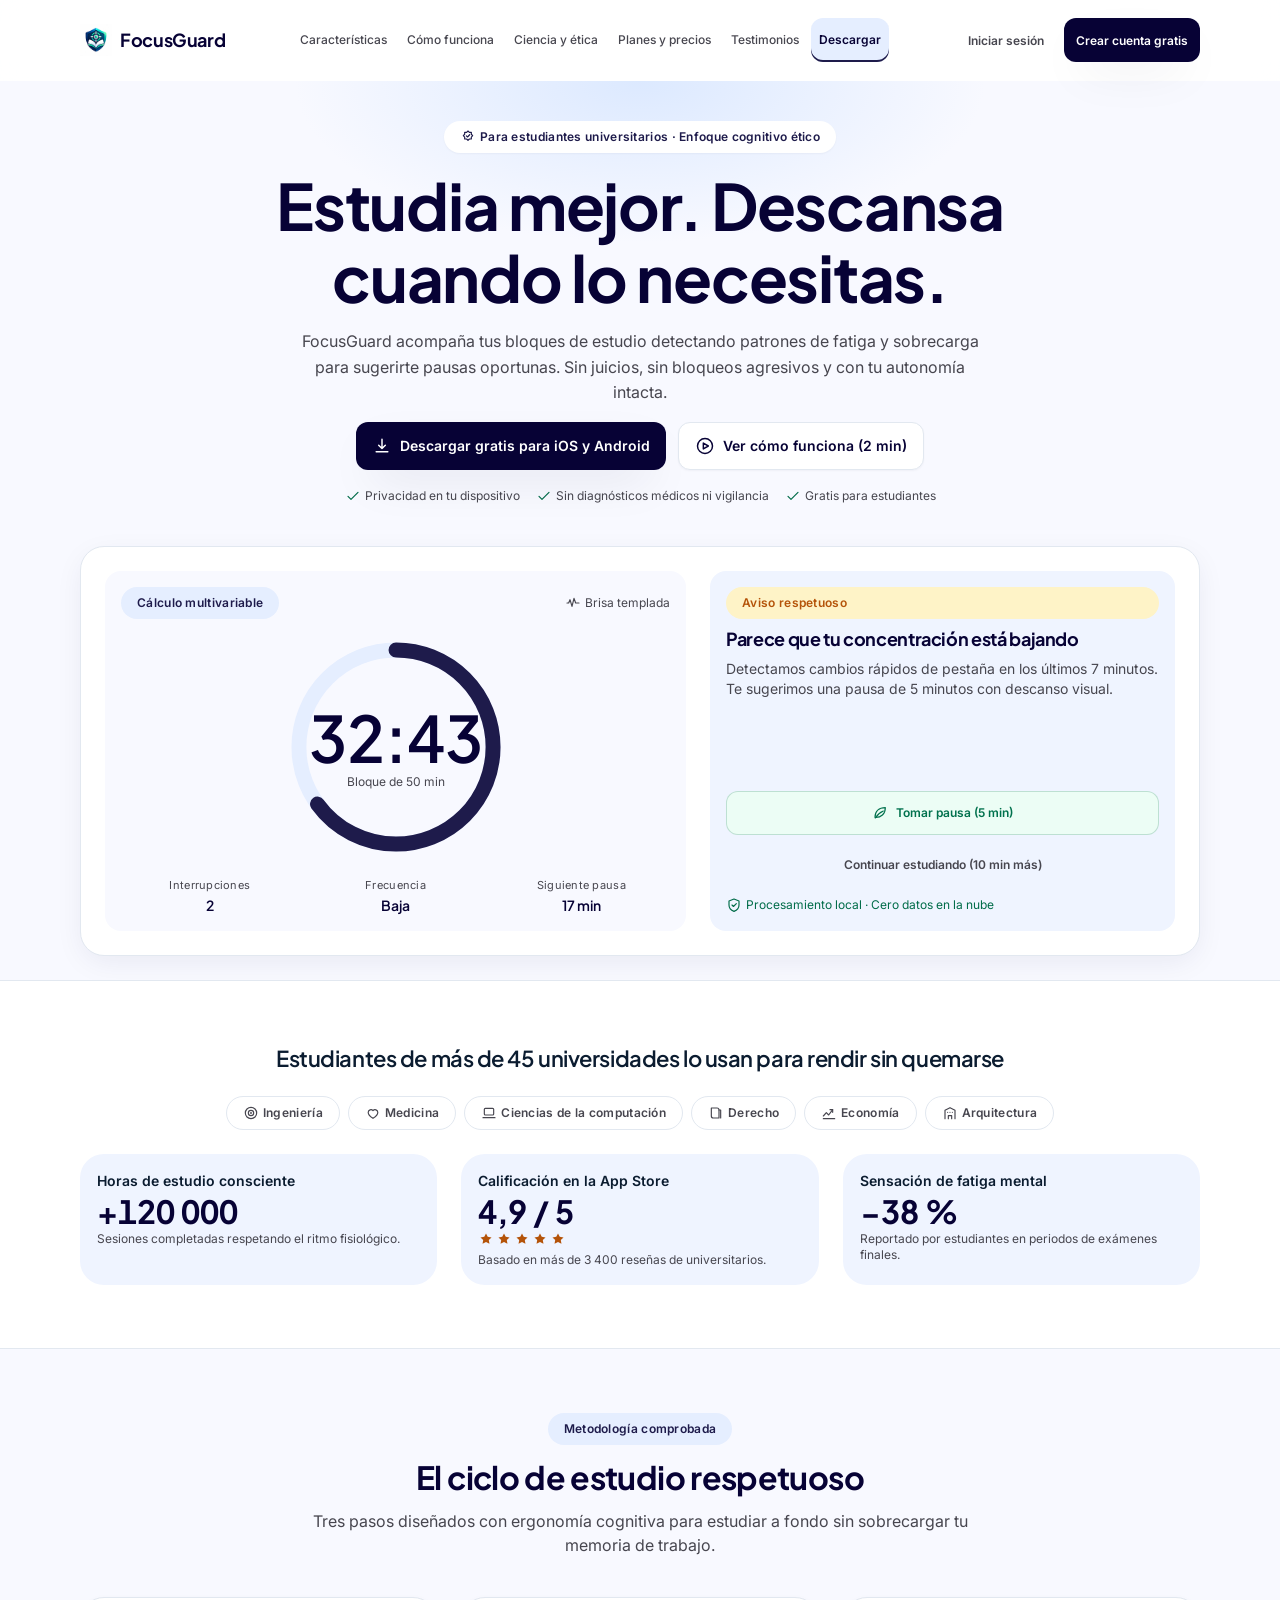
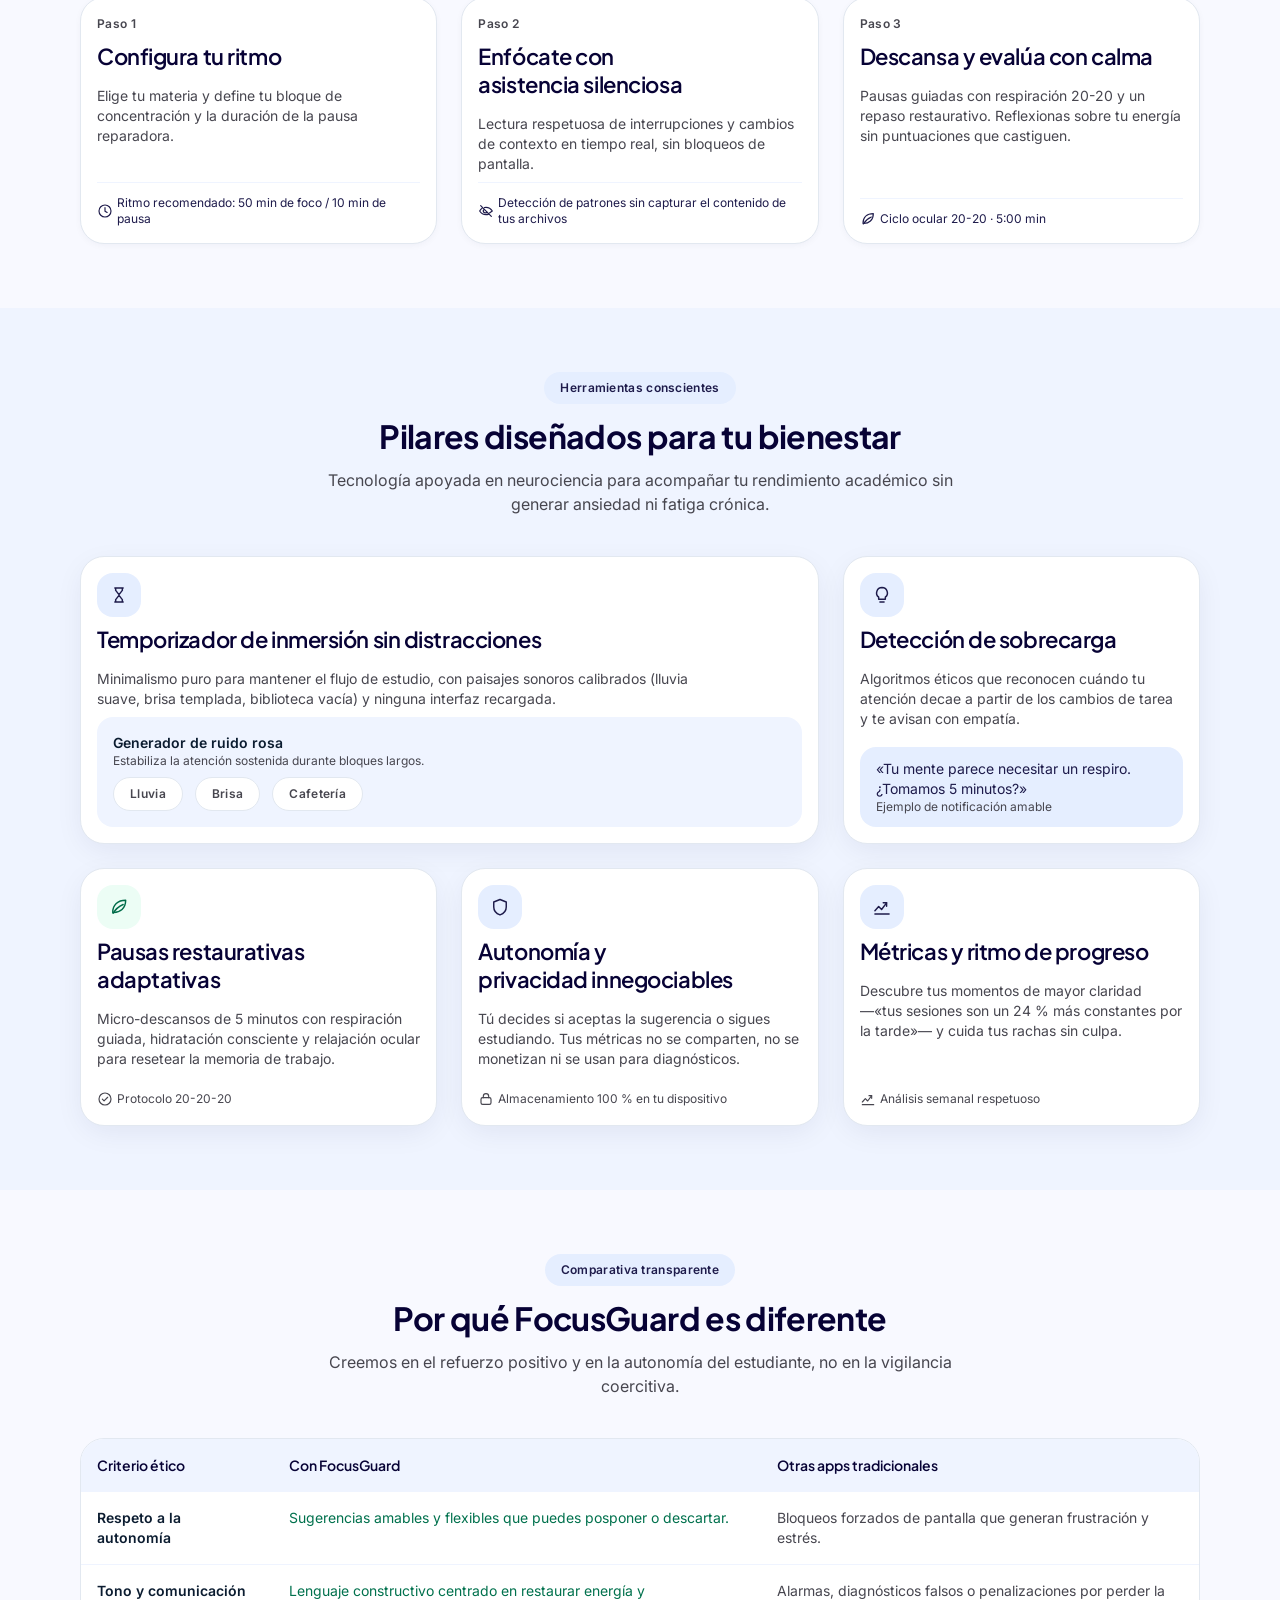
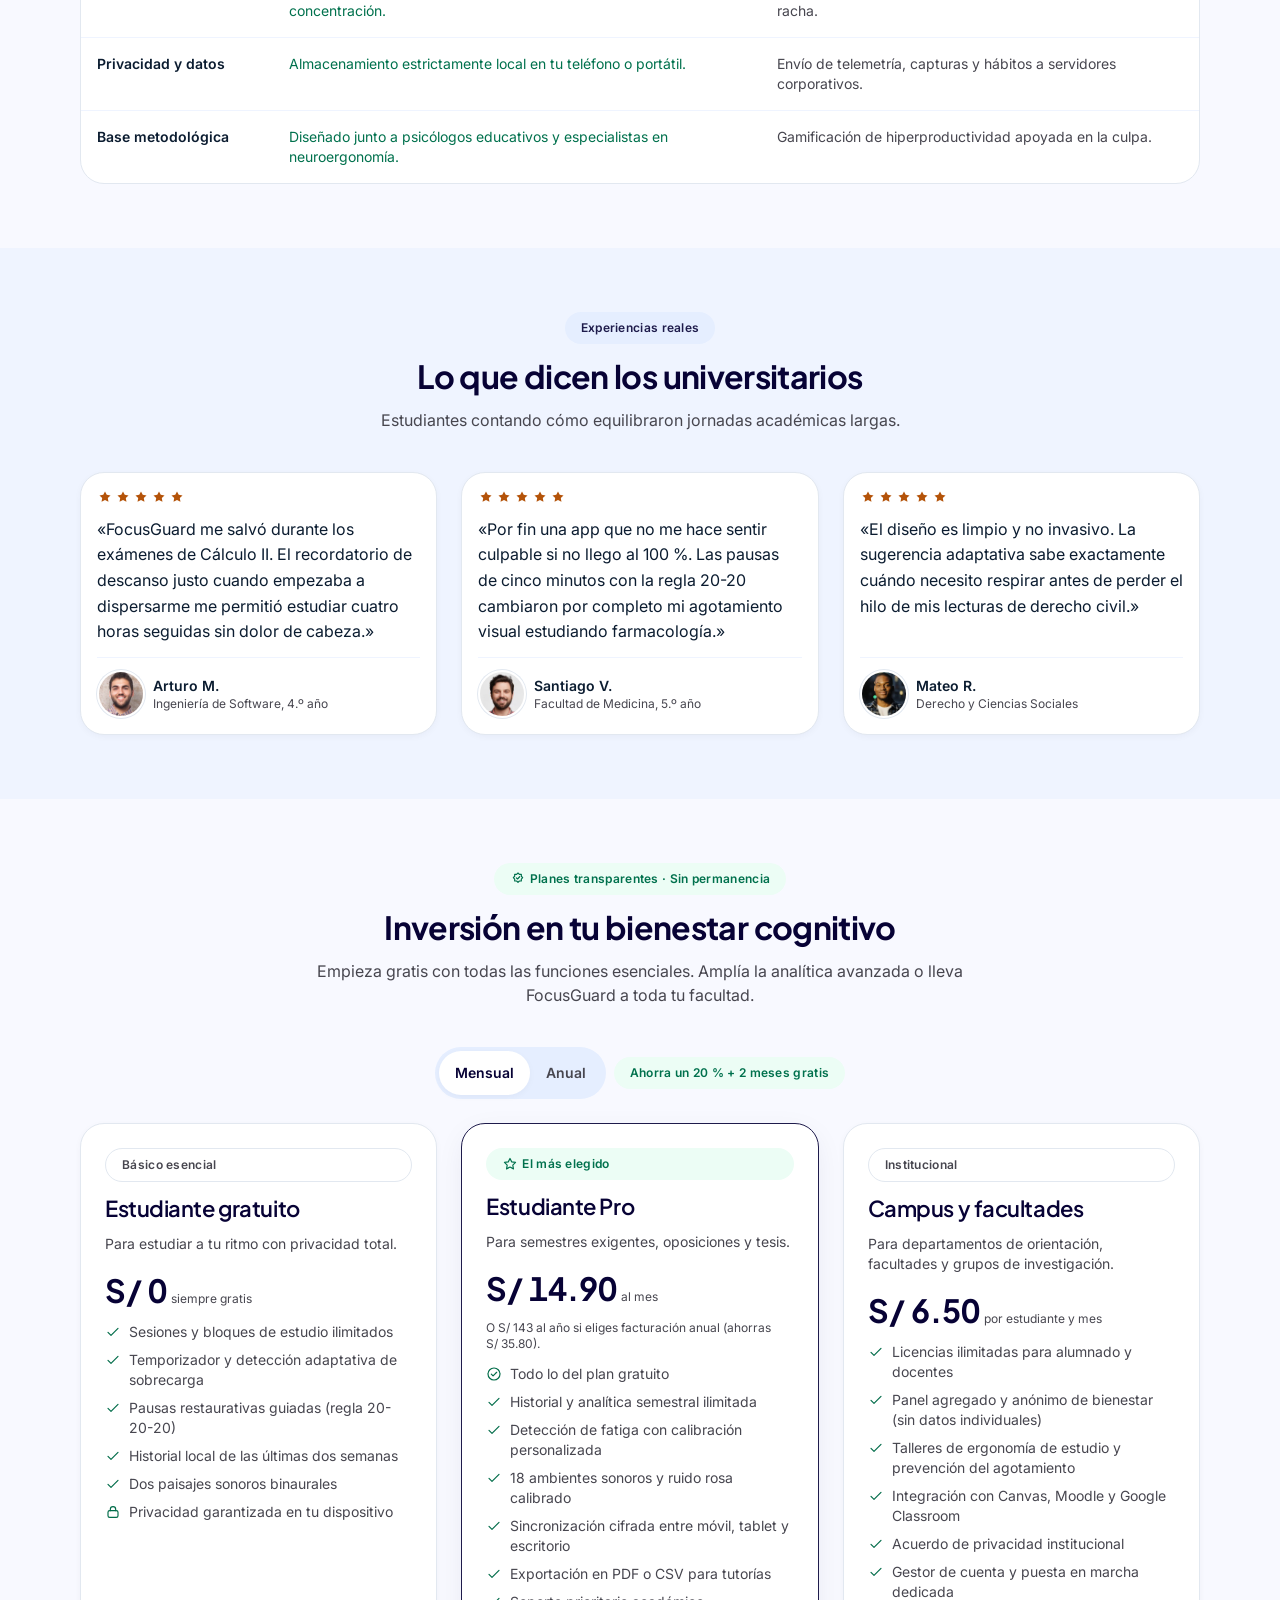
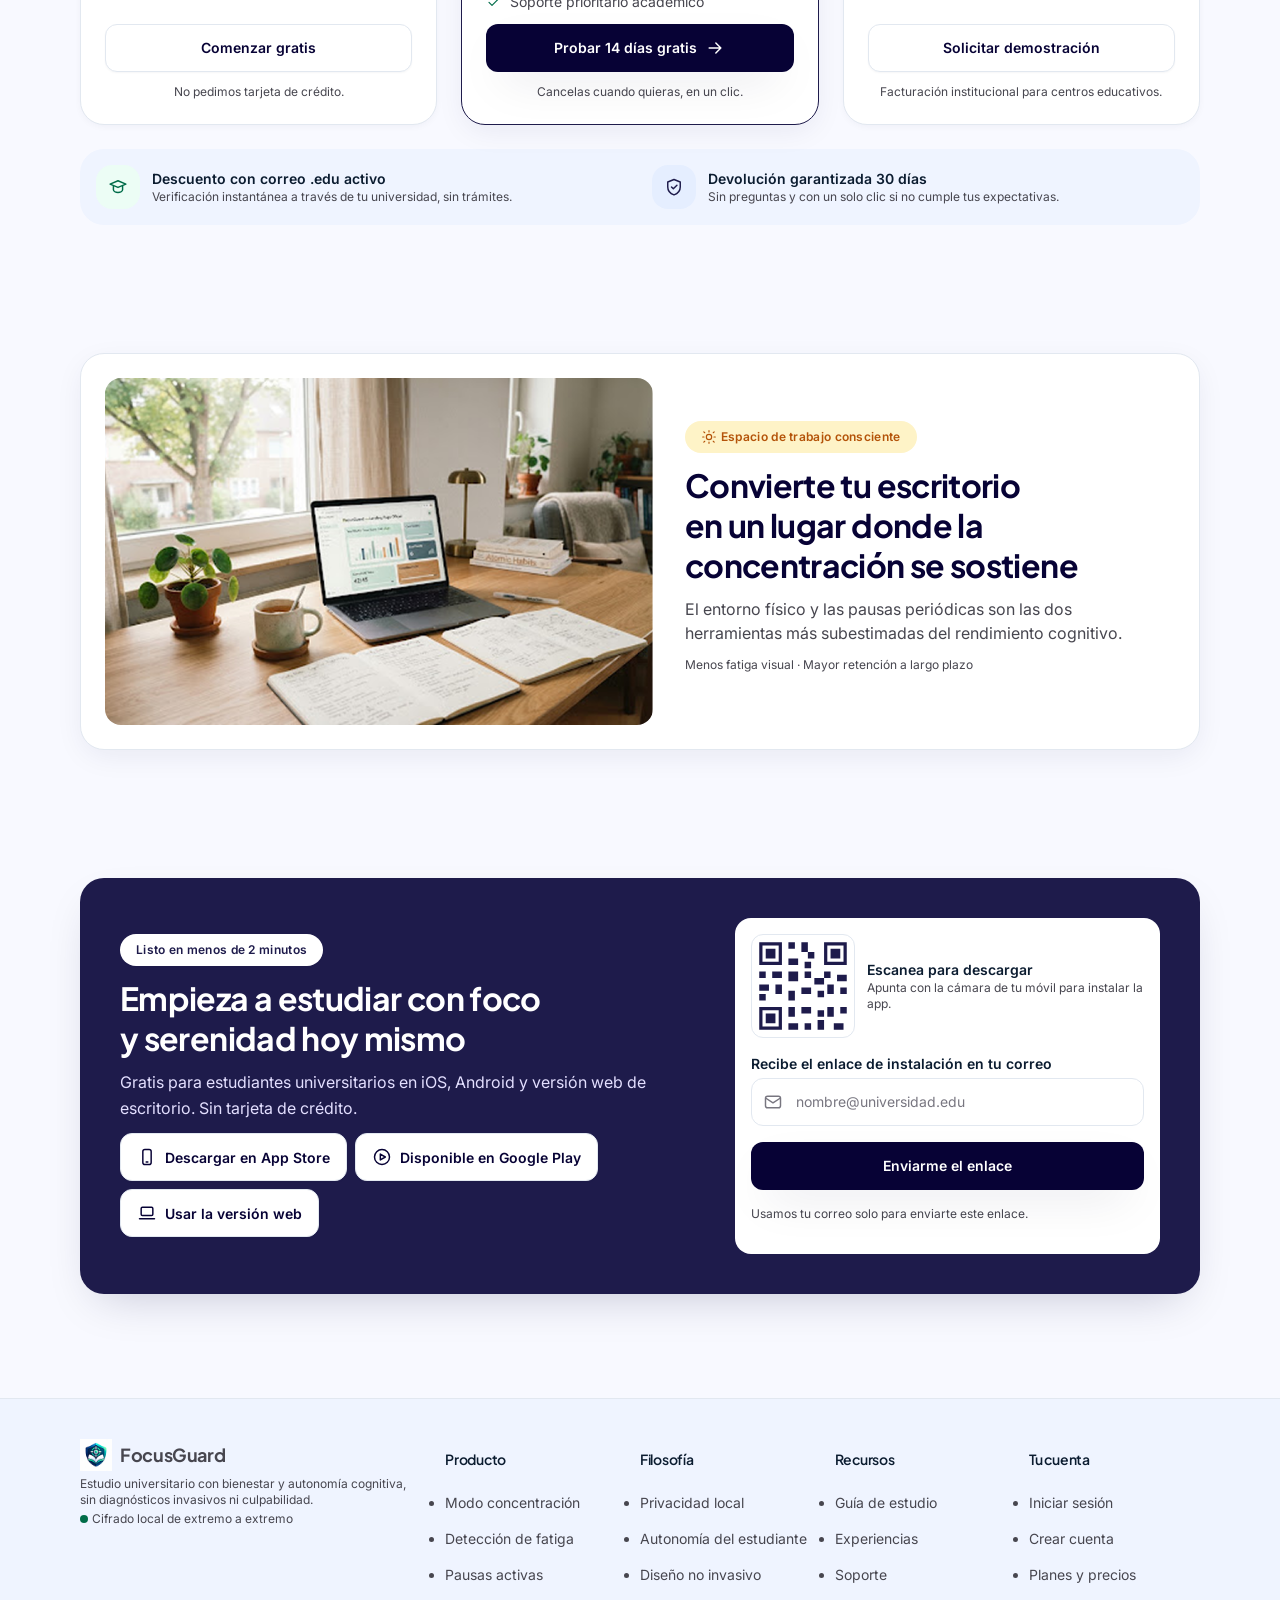
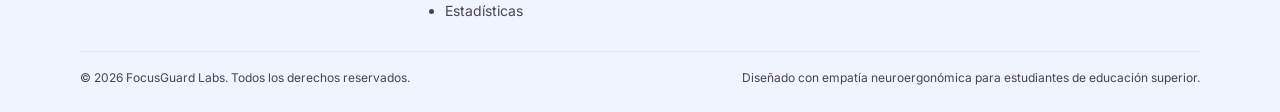
<file: public/index.html>
<!DOCTYPE html>
<html lang="es">
<head>
<meta charset="utf-8">
<meta name="viewport" content="width=device-width, initial-scale=1, viewport-fit=cover">
<meta name="description" content="FocusGuard acompaña tus bloques de estudio: detecta señales de fatiga y sobrecarga, sugiere pausas oportunas y respeta tu autonomía. Procesamiento local, sin vigilancia.">
<meta name="theme-color" content="#f8f9ff">
<title>FocusGuard — Estudia con foco y descansa a tiempo</title>
<link rel="icon" href="favicon.ico" sizes="any">
<link rel="icon" href="assets/images/logo.png" type="image/png">
<link rel="preconnect" href="https://fonts.googleapis.com">
<link rel="preconnect" href="https://fonts.gstatic.com" crossorigin>
<link rel="stylesheet" href="https://fonts.googleapis.com/css2?family=Inter:wght@400;500;600;700&amp;family=Plus+Jakarta+Sans:wght@600;700&amp;display=swap">
<link rel="stylesheet" href="assets/styles/styles.css">
<script src="assets/scripts/components.js" defer></script>
<script src="assets/scripts/navigation.js" defer></script>
<script src="assets/scripts/validation.js" defer></script>
<script src="assets/scripts/landing.js" defer></script>
<script src="assets/scripts/main.js" defer></script>
</head>
<body data-page="landing">
<a class="skip-link" href="#contenido">Saltar al contenido principal</a>
<!-- sprite:inline -->
<svg xmlns="http://www.w3.org/2000/svg" style="display:none" aria-hidden="true" focusable="false"><!--
  Sprite de iconos de FocusGuard.
  Trazo de 1.75 heredado de la clase .icon (stroke: currentColor).
  Uso:  <svg class="icon" aria-hidden="true"><use href="#check"></use></svg>
  Este archivo es la fuente única; cada página lo incluye en línea
  para que los iconos también funcionen al abrir el HTML sin servidor.
-->
<symbol id="check" viewBox="0 0 24 24"><path d="M4.5 12.5l4.5 4.5L19.5 6.5"/></symbol>
<symbol id="check-circle" viewBox="0 0 24 24"><circle cx="12" cy="12" r="9"/><path d="M8 12.2l2.6 2.6L16 9.4"/></symbol>
<symbol id="close" viewBox="0 0 24 24"><path d="M6 6l12 12M18 6L6 18"/></symbol>
<symbol id="menu" viewBox="0 0 24 24"><path d="M4 7h16M4 12h16M4 17h16"/></symbol>
<symbol id="arrow-right" viewBox="0 0 24 24"><path d="M5 12h14M13 6l6 6-6 6"/></symbol>
<symbol id="arrow-left" viewBox="0 0 24 24"><path d="M19 12H5M11 6l-6 6 6 6"/></symbol>
<symbol id="download" viewBox="0 0 24 24"><path d="M12 4v11M8 11l4 4 4-4M5 19h14"/></symbol>
<symbol id="play" viewBox="0 0 24 24"><circle cx="12" cy="12" r="9"/><path d="M10 8.5l6 3.5-6 3.5z"/></symbol>
<symbol id="mail" viewBox="0 0 24 24"><rect x="3" y="5" width="18" height="14" rx="2.5"/><path d="M3.5 7.5l8.5 5.5 8.5-5.5"/></symbol>
<symbol id="lock" viewBox="0 0 24 24"><rect x="4.5" y="10" width="15" height="10" rx="2.5"/><path d="M8 10V8a4 4 0 0 1 8 0v2"/></symbol>
<symbol id="eye" viewBox="0 0 24 24"><path d="M2.5 12S6 6.5 12 6.5 21.5 12 21.5 12 18 17.5 12 17.5 2.5 12 2.5 12z"/><circle cx="12" cy="12" r="2.5"/></symbol>
<symbol id="eye-off" viewBox="0 0 24 24"><path d="M4 4l16 16"/><path d="M9.5 9.6A2.5 2.5 0 0 0 12 14.5c.6 0 1.2-.2 1.7-.6"/><path d="M6.3 7.7C4 9.4 2.5 12 2.5 12S6 17.5 12 17.5c1.5 0 2.8-.3 4-.8M17.3 15c2-1.6 4.2-3 4.2-3S18 6.5 12 6.5c-.8 0-1.6.1-2.3.3"/></symbol>
<symbol id="shield" viewBox="0 0 24 24"><path d="M12 3l7.5 3v6c0 4.8-3.2 8-7.5 9.5C7.7 20 4.5 16.8 4.5 12V6z"/></symbol>
<symbol id="shield-check" viewBox="0 0 24 24"><path d="M12 3l7.5 3v6c0 4.8-3.2 8-7.5 9.5C7.7 20 4.5 16.8 4.5 12V6z"/><path d="M9 12l2.2 2.2L15.5 10"/></symbol>
<symbol id="star" viewBox="0 0 24 24"><path d="M12 3.6l2.6 5.2 5.7.8-4.1 4 1 5.7-5.2-2.7-5.2 2.7 1-5.7-4.1-4 5.7-.8z"/></symbol>
<symbol id="clock" viewBox="0 0 24 24"><circle cx="12" cy="12" r="9"/><path d="M12 7v5.2l3.2 2"/></symbol>
<symbol id="hourglass" viewBox="0 0 24 24"><path d="M7 3.5h10M7 20.5h10M8 3.5v3l4 5 4-5v-3M8 20.5v-3l4-5 4 5v3"/></symbol>
<symbol id="leaf" viewBox="0 0 24 24"><path d="M20 4C10.5 4 4.5 9.5 4.5 18.5c9 .5 15.5-5 15.5-14.5z"/><path d="M5 19.5c3.5-6 7.5-8.5 12-10.5"/></symbol>
<symbol id="mind" viewBox="0 0 24 24"><path d="M12 3a6.5 6.5 0 0 0-4 11.6V17h8v-2.4A6.5 6.5 0 0 0 12 3z"/><path d="M9.5 20.5h5"/></symbol>
<symbol id="heart" viewBox="0 0 24 24"><path d="M12 20s-7.2-4.4-7.2-9.2A4.2 4.2 0 0 1 12 8.3a4.2 4.2 0 0 1 7.2 2.5C19.2 15.6 12 20 12 20z"/></symbol>
<symbol id="activity" viewBox="0 0 24 24"><path d="M3.5 16.5l4.5-5 3.5 3.5 6-8"/><path d="M13.5 7h4v4"/><path d="M3.5 20.5h17"/></symbol>
<symbol id="headphones" viewBox="0 0 24 24"><path d="M4.5 14.5v-2a7.5 7.5 0 0 1 15 0v2"/><rect x="3" y="14" width="4" height="6" rx="2"/><rect x="17" y="14" width="4" height="6" rx="2"/></symbol>
<symbol id="waves" viewBox="0 0 24 24"><path d="M3 12h2.5l2-5 3 10 3-12 2.5 7H21"/></symbol>
<symbol id="school" viewBox="0 0 24 24"><path d="M2.5 8.5L12 4.5l9.5 4-9.5 4z"/><path d="M6.5 11v4.3c0 1.7 2.6 3.2 5.5 3.2s5.5-1.5 5.5-3.2V11"/></symbol>
<symbol id="user" viewBox="0 0 24 24"><circle cx="12" cy="8.5" r="3.5"/><path d="M5 20c1.4-3.3 4-5 7-5s5.6 1.7 7 5"/></symbol>
<symbol id="book" viewBox="0 0 24 24"><path d="M5 4.5h8.5a3 3 0 0 1 3 3v12H8a3 3 0 0 1-3-3z"/><path d="M16.5 7.5h2.5v12"/></symbol>
<symbol id="verified" viewBox="0 0 24 24"><path d="M12 3l2.1 2h2.9v2.9l2 2.1-2 2.1V15h-2.9L12 17l-2.1-2H7v-2.9L5 10l2-2.1V5h2.9z"/><path d="M9.5 10.2l1.8 1.8 3.2-3.4"/></symbol>
<symbol id="chevron-down" viewBox="0 0 24 24"><path d="M7 10l5 5 5-5"/></symbol>
<symbol id="smartphone" viewBox="0 0 24 24"><rect x="7" y="3" width="10" height="18" rx="2.5"/><path d="M11 18h2"/></symbol>
<symbol id="laptop" viewBox="0 0 24 24"><rect x="5" y="5" width="14" height="10" rx="1.5"/><path d="M3 19h18"/></symbol>
<symbol id="wand" viewBox="0 0 24 24"><path d="M5 19l9-9"/><path d="M13.5 6.5l4 4"/><path d="M17 3l.9 2.1 2.1.9-2.1.9L17 9l-.9-2.1-2.1-.9 2.1-.9z"/></symbol>
<symbol id="alert-circle" viewBox="0 0 24 24"><circle cx="12" cy="12" r="9"/><path d="M12 7.5v5.5M12 16.2h.01"/></symbol>
<symbol id="info" viewBox="0 0 24 24"><circle cx="12" cy="12" r="9"/><path d="M12 11v5.5M12 7.8h.01"/></symbol>
<symbol id="building" viewBox="0 0 24 24"><path d="M4.5 20.5V8L12 4l7.5 4v12.5"/><path d="M9.5 20.5V16h5v4.5"/><path d="M8.5 11h.01M12 11h.01M15.5 11h.01"/></symbol>
<symbol id="zap" viewBox="0 0 24 24"><path d="M13 3L6 13.5h5l-1 7.5 7-10.5h-5z"/></symbol>
<symbol id="sun" viewBox="0 0 24 24"><circle cx="12" cy="12" r="4"/><path d="M12 2.5v2M12 19.5v2M4.2 4.2l1.4 1.4M18.4 18.4l1.4 1.4M2.5 12h2M19.5 12h2M4.2 19.8l1.4-1.4M18.4 5.6l1.4-1.4"/></symbol>
<symbol id="target" viewBox="0 0 24 24"><circle cx="12" cy="12" r="8.5"/><circle cx="12" cy="12" r="4"/><circle cx="12" cy="12" r="0.6"/></symbol>
<symbol id="refresh" viewBox="0 0 24 24"><path d="M20 12a8 8 0 1 1-2.4-5.7"/><path d="M20 4v4h-4"/></symbol>
</svg>

<header class="site-header" id="cabecera">
  <div class="container site-header__inner">
    <a class="brand" href="index.html" aria-label="FocusGuard, ir al inicio">
      <img class="brand__mark" src="assets/images/logo.png" alt="" width="32" height="32">
      <span class="brand__name">FocusGuard</span>
    </a>

    <nav class="site-nav" id="navegacion-principal" aria-label="Secciones de la página">
      <ul class="site-nav__list">
        <li><a class="site-nav__link" href="#caracteristicas" data-nav-link>Características</a></li>
        <li><a class="site-nav__link" href="#como-funciona" data-nav-link>Cómo funciona</a></li>
        <li><a class="site-nav__link" href="#ciencia-y-etica" data-nav-link>Ciencia y ética</a></li>
        <li><a class="site-nav__link" href="#precios" data-nav-link>Planes y precios</a></li>
        <li><a class="site-nav__link" href="#testimonios" data-nav-link>Testimonios</a></li>
        <li><a class="site-nav__link" href="#descargar" data-nav-link>Descargar</a></li>
      </ul>
    </nav>

    <div class="site-header__actions">
      <a class="btn btn--ghost btn--sm site-header__login" href="iniciar-sesion.html">Iniciar sesión</a>
      <a class="btn btn--primary btn--sm" href="registrarse.html"><span class="btn__label-full">Crear cuenta gratis</span><span class="btn__label-short">Crear cuenta</span></a>
      <button class="btn-icon nav-toggle" type="button" id="nav-toggle" aria-expanded="false" aria-controls="menu-movil">
        <svg class="icon" aria-hidden="true"><use href="#menu"></use></svg>
        <span class="visually-hidden">Abrir menú de navegación</span>
      </button>
    </div>
  </div>
</header>

<!-- Menú lateral para pantallas pequeñas -->
<div class="drawer" id="menu-movil" role="dialog" aria-modal="true" aria-label="Menú de navegación" hidden>
  <div class="drawer__backdrop" data-drawer-close></div>
  <div class="drawer__panel">
    <div class="drawer__head">
      <span class="brand__name">Navegación</span>
      <button class="btn-icon" type="button" data-drawer-close>
        <svg class="icon" aria-hidden="true"><use href="#close"></use></svg>
        <span class="visually-hidden">Cerrar menú</span>
      </button>
    </div>
    <nav aria-label="Secciones de la página (móvil)">
      <ul class="drawer__list">
        <li><a class="drawer__link" href="#caracteristicas" data-nav-link><svg class="icon" aria-hidden="true"><use href="#target"></use></svg>Características</a></li>
        <li><a class="drawer__link" href="#como-funciona" data-nav-link><svg class="icon" aria-hidden="true"><use href="#refresh"></use></svg>Cómo funciona</a></li>
        <li><a class="drawer__link" href="#ciencia-y-etica" data-nav-link><svg class="icon" aria-hidden="true"><use href="#shield-check"></use></svg>Ciencia y ética</a></li>
        <li><a class="drawer__link" href="#precios" data-nav-link><svg class="icon" aria-hidden="true"><use href="#activity"></use></svg>Planes y precios</a></li>
        <li><a class="drawer__link" href="#testimonios" data-nav-link><svg class="icon" aria-hidden="true"><use href="#star"></use></svg>Testimonios</a></li>
        <li><a class="drawer__link" href="#descargar" data-nav-link><svg class="icon" aria-hidden="true"><use href="#download"></use></svg>Descargar</a></li>
      </ul>
    </nav>
    <div class="stack">
      <a class="btn btn--primary btn--block" href="registrarse.html">Crear cuenta gratis</a>
      <a class="btn btn--outline btn--block" href="iniciar-sesion.html">Iniciar sesión</a>
    </div>
  </div>
</div>

<main id="contenido">

  <!-- ===================== 1. PORTADA ===================== -->
  <section class="hero">
    <div class="container hero__inner">
      <div class="hero__intro">
        <p class="chip chip--lowest">
          <svg class="icon icon--sm" aria-hidden="true"><use href="#verified"></use></svg>
          Para estudiantes universitarios · Enfoque cognitivo ético
        </p>
        <h1 class="hero__title">Estudia mejor. Descansa cuando lo necesitas.</h1>
        <p class="hero__lead">
          FocusGuard acompaña tus bloques de estudio detectando patrones de fatiga y sobrecarga
          para sugerirte pausas oportunas. Sin juicios, sin bloqueos agresivos y con tu autonomía intacta.
        </p>
        <div class="cluster cluster--actions hero__actions">
          <a class="btn btn--primary" href="#descargar">
            <svg class="icon" aria-hidden="true"><use href="#download"></use></svg>
            Descargar gratis para iOS y Android
          </a>
          <button class="btn btn--outline" type="button" id="ver-demo">
            <svg class="icon" aria-hidden="true"><use href="#play"></use></svg>
            Ver cómo funciona (2 min)
          </button>
        </div>
        <ul class="hero__trust">
          <li><svg class="icon icon--sm" aria-hidden="true"><use href="#check"></use></svg>Privacidad en tu dispositivo</li>
          <li><svg class="icon icon--sm" aria-hidden="true"><use href="#check"></use></svg>Sin diagnósticos médicos ni vigilancia</li>
          <li><svg class="icon icon--sm" aria-hidden="true"><use href="#check"></use></svg>Gratis para estudiantes</li>
        </ul>
      </div>

      <!-- Vista previa de una sesión real de estudio -->
      <div class="hero__preview">
        <div class="preview">
          <article class="preview__timer" aria-label="Sesión de estudio en curso">
            <div class="preview__timer-head">
              <span class="chip">Cálculo multivariable</span>
              <span class="preview__sound">
                <svg class="icon icon--sm" aria-hidden="true"><use href="#waves"></use></svg>
                Brisa templada
              </span>
            </div>
            <div class="dial">
              <svg class="dial__ring" viewBox="0 0 120 120" aria-hidden="true">
                <circle class="dial__track" cx="60" cy="60" r="52"></circle>
                <circle class="dial__progress" cx="60" cy="60" r="52" transform="rotate(-90 60 60)"></circle>
              </svg>
              <div class="dial__value">
                <p class="dial__time">32:43</p>
                <p class="dial__label">Bloque de 50 min</p>
              </div>
            </div>
            <dl class="preview__stats">
              <div><dt>Interrupciones</dt><dd>2</dd></div>
              <div><dt>Frecuencia</dt><dd>Baja</dd></div>
              <div><dt>Siguiente pausa</dt><dd>17 min</dd></div>
            </dl>
          </article>

          <article class="preview__nudge">
            <p class="chip chip--amber">Aviso respetuoso</p>
            <h2 class="preview__nudge-title">Parece que tu concentración está bajando</h2>
            <p class="text-muted">
              Detectamos cambios rápidos de pestaña en los últimos 7 minutos.
              Te sugerimos una pausa de 5 minutos con descanso visual.
            </p>
            <div class="stack preview__nudge-actions">
              <button class="btn btn--secondary btn--sm" type="button" data-demo-action="pausa">
                <svg class="icon icon--sm" aria-hidden="true"><use href="#leaf"></use></svg>
                Tomar pausa (5 min)
              </button>
              <button class="btn btn--ghost btn--sm" type="button" data-demo-action="continuar">Continuar estudiando (10 min más)</button>
            </div>
            <p class="preview__nudge-foot">
              <svg class="icon icon--sm" aria-hidden="true"><use href="#shield-check"></use></svg>
              Procesamiento local · Cero datos en la nube
            </p>
          </article>
        </div>
      </div>
    </div>
  </section>

  <!-- ===================== 2. PRUEBA SOCIAL ===================== -->
  <section class="section section--panel" id="universidades" aria-labelledby="universidades-titulo">
    <div class="container">
      <h2 class="proof__title" id="universidades-titulo">
        Estudiantes de más de 45 universidades lo usan para rendir sin quemarse
      </h2>
      <ul class="proof__faculties">
        <li class="chip chip--outline"><svg class="icon icon--sm" aria-hidden="true"><use href="#target"></use></svg>Ingeniería</li>
        <li class="chip chip--outline"><svg class="icon icon--sm" aria-hidden="true"><use href="#heart"></use></svg>Medicina</li>
        <li class="chip chip--outline"><svg class="icon icon--sm" aria-hidden="true"><use href="#laptop"></use></svg>Ciencias de la computación</li>
        <li class="chip chip--outline"><svg class="icon icon--sm" aria-hidden="true"><use href="#book"></use></svg>Derecho</li>
        <li class="chip chip--outline"><svg class="icon icon--sm" aria-hidden="true"><use href="#activity"></use></svg>Economía</li>
        <li class="chip chip--outline"><svg class="icon icon--sm" aria-hidden="true"><use href="#building"></use></svg>Arquitectura</li>
      </ul>
      <dl class="proof__figures grid grid--auto">
        <div class="card card--flat card--tinted">
          <dt class="stat__label">Horas de estudio consciente</dt>
          <dd>
            <p class="stat__value">+120 000</p>
            <p class="stat__note">Sesiones completadas respetando el ritmo fisiológico.</p>
          </dd>
        </div>
        <div class="card card--flat card--tinted">
          <dt class="stat__label">Calificación en la App Store</dt>
          <dd>
            <p class="stat__value">4,9 / 5</p>
            <p class="rating" role="img" aria-label="4,9 sobre 5 estrellas">
              <svg class="icon" aria-hidden="true"><use href="#star"></use></svg>
              <svg class="icon" aria-hidden="true"><use href="#star"></use></svg>
              <svg class="icon" aria-hidden="true"><use href="#star"></use></svg>
              <svg class="icon" aria-hidden="true"><use href="#star"></use></svg>
              <svg class="icon" aria-hidden="true"><use href="#star"></use></svg>
            </p>
            <p class="stat__note">Basado en más de 3 400 reseñas de universitarios.</p>
          </dd>
        </div>
        <div class="card card--flat card--tinted">
          <dt class="stat__label">Sensación de fatiga mental</dt>
          <dd>
            <p class="stat__value">−38 %</p>
            <p class="stat__note">Reportado por estudiantes en periodos de exámenes finales.</p>
          </dd>
        </div>
      </dl>
    </div>
  </section>

  <!-- ===================== 3. CÓMO FUNCIONA ===================== -->
  <section class="section" id="como-funciona" aria-labelledby="como-funciona-titulo">
    <div class="container">
      <div class="section__head">
        <p class="chip">Metodología comprobada</p>
        <h2 id="como-funciona-titulo">El ciclo de estudio respetuoso</h2>
        <p class="section__lead">
          Tres pasos diseñados con ergonomía cognitiva para estudiar a fondo sin sobrecargar tu memoria de trabajo.
        </p>
      </div>
      <ol class="steps grid grid--auto">
        <li class="card step">
          <p class="step__number">Paso 1</p>
          <h3 class="card__title">Configura tu ritmo</h3>
          <p class="card__text">
            Elige tu materia y define tu bloque de concentración y la duración de la pausa reparadora.
          </p>
          <p class="step__meta">
            <svg class="icon icon--sm" aria-hidden="true"><use href="#clock"></use></svg>
            Ritmo recomendado: 50 min de foco / 10 min de pausa
          </p>
        </li>
        <li class="card step">
          <p class="step__number">Paso 2</p>
          <h3 class="card__title">Enfócate con asistencia silenciosa</h3>
          <p class="card__text">
            Lectura respetuosa de interrupciones y cambios de contexto en tiempo real, sin bloqueos de pantalla.
          </p>
          <p class="step__meta">
            <svg class="icon icon--sm" aria-hidden="true"><use href="#eye-off"></use></svg>
            Detección de patrones sin capturar el contenido de tus archivos
          </p>
        </li>
        <li class="card step">
          <p class="step__number">Paso 3</p>
          <h3 class="card__title">Descansa y evalúa con calma</h3>
          <p class="card__text">
            Pausas guiadas con respiración 20-20 y un repaso restaurativo. Reflexionas sobre tu energía sin puntuaciones que castiguen.
          </p>
          <p class="step__meta">
            <svg class="icon icon--sm" aria-hidden="true"><use href="#leaf"></use></svg>
            Ciclo ocular 20-20 · 5:00 min
          </p>
        </li>
      </ol>
    </div>
  </section>

  <!-- ===================== 4. CARACTERÍSTICAS ===================== -->
  <section class="section section--tinted" id="caracteristicas" aria-labelledby="caracteristicas-titulo">
    <div class="container">
      <div class="section__head">
        <p class="chip">Herramientas conscientes</p>
        <h2 id="caracteristicas-titulo">Pilares diseñados para tu bienestar</h2>
        <p class="section__lead">
          Tecnología apoyada en neurociencia para acompañar tu rendimiento académico sin generar ansiedad ni fatiga crónica.
        </p>
      </div>

      <div class="features">
        <article class="card card--raised feature feature--wide">
          <span class="icon-badge"><svg class="icon" aria-hidden="true"><use href="#hourglass"></use></svg></span>
          <h3 class="card__title">Temporizador de inmersión sin distracciones</h3>
          <p class="card__text">
            Minimalismo puro para mantener el flujo de estudio, con paisajes sonoros calibrados
            (lluvia suave, brisa templada, biblioteca vacía) y ninguna interfaz recargada.
          </p>
          <div class="feature__panel">
            <p class="stat__label">Generador de ruido rosa</p>
            <p class="stat__note">Estabiliza la atención sostenida durante bloques largos.</p>
            <ul class="cluster feature__tags">
              <li class="chip chip--outline">Lluvia</li>
              <li class="chip chip--outline">Brisa</li>
              <li class="chip chip--outline">Cafetería</li>
            </ul>
          </div>
        </article>

        <article class="card card--raised feature">
          <span class="icon-badge"><svg class="icon" aria-hidden="true"><use href="#mind"></use></svg></span>
          <h3 class="card__title">Detección de sobrecarga</h3>
          <p class="card__text">
            Algoritmos éticos que reconocen cuándo tu atención decae a partir de los cambios de tarea y te avisan con empatía.
          </p>
          <blockquote class="feature__quote">
            <p>«Tu mente parece necesitar un respiro. ¿Tomamos 5 minutos?»</p>
            <footer class="stat__note">Ejemplo de notificación amable</footer>
          </blockquote>
        </article>

        <article class="card card--raised feature">
          <span class="icon-badge icon-badge--mint"><svg class="icon" aria-hidden="true"><use href="#leaf"></use></svg></span>
          <h3 class="card__title">Pausas restaurativas adaptativas</h3>
          <p class="card__text">
            Micro-descansos de 5 minutos con respiración guiada, hidratación consciente y relajación ocular para resetear la memoria de trabajo.
          </p>
          <p class="feature__note">
            <svg class="icon icon--sm" aria-hidden="true"><use href="#check-circle"></use></svg>
            Protocolo 20-20-20
          </p>
        </article>

        <article class="card card--raised feature">
          <span class="icon-badge"><svg class="icon" aria-hidden="true"><use href="#shield"></use></svg></span>
          <h3 class="card__title">Autonomía y privacidad innegociables</h3>
          <p class="card__text">
            Tú decides si aceptas la sugerencia o sigues estudiando. Tus métricas no se comparten, no se monetizan ni se usan para diagnósticos.
          </p>
          <p class="feature__note">
            <svg class="icon icon--sm" aria-hidden="true"><use href="#lock"></use></svg>
            Almacenamiento 100 % en tu dispositivo
          </p>
        </article>

        <article class="card card--raised feature">
          <span class="icon-badge"><svg class="icon" aria-hidden="true"><use href="#activity"></use></svg></span>
          <h3 class="card__title">Métricas y ritmo de progreso</h3>
          <p class="card__text">
            Descubre tus momentos de mayor claridad —«tus sesiones son un 24 % más constantes por la tarde»— y cuida tus rachas sin culpa.
          </p>
          <p class="feature__note">
            <svg class="icon icon--sm" aria-hidden="true"><use href="#activity"></use></svg>
            Análisis semanal respetuoso
          </p>
        </article>
      </div>
    </div>
  </section>

  <!-- ===================== 5. CIENCIA Y ÉTICA ===================== -->
  <section class="section" id="ciencia-y-etica" aria-labelledby="ciencia-titulo">
    <div class="container">
      <div class="section__head">
        <p class="chip">Comparativa transparente</p>
        <h2 id="ciencia-titulo">Por qué FocusGuard es diferente</h2>
        <p class="section__lead">
          Creemos en el refuerzo positivo y en la autonomía del estudiante, no en la vigilancia coercitiva.
        </p>
      </div>

      <div class="table-wrap" tabindex="0" role="region" aria-labelledby="ciencia-titulo">
        <table class="table">
          <caption class="visually-hidden">
            Comparación entre FocusGuard y las aplicaciones tradicionales de productividad en cuatro criterios éticos.
          </caption>
          <thead>
            <tr>
              <th scope="col">Criterio ético</th>
              <th scope="col">Con FocusGuard</th>
              <th scope="col">Otras apps tradicionales</th>
            </tr>
          </thead>
          <tbody>
            <tr>
              <th scope="row" class="table__row-title">Respeto a la autonomía</th>
              <td class="table__cell--good">Sugerencias amables y flexibles que puedes posponer o descartar.</td>
              <td class="table__cell--other">Bloqueos forzados de pantalla que generan frustración y estrés.</td>
            </tr>
            <tr>
              <th scope="row" class="table__row-title">Tono y comunicación</th>
              <td class="table__cell--good">Lenguaje constructivo centrado en restaurar energía y concentración.</td>
              <td class="table__cell--other">Alarmas, diagnósticos falsos o penalizaciones por perder la racha.</td>
            </tr>
            <tr>
              <th scope="row" class="table__row-title">Privacidad y datos</th>
              <td class="table__cell--good">Almacenamiento estrictamente local en tu teléfono o portátil.</td>
              <td class="table__cell--other">Envío de telemetría, capturas y hábitos a servidores corporativos.</td>
            </tr>
            <tr>
              <th scope="row" class="table__row-title">Base metodológica</th>
              <td class="table__cell--good">Diseñado junto a psicólogos educativos y especialistas en neuroergonomía.</td>
              <td class="table__cell--other">Gamificación de hiperproductividad apoyada en la culpa.</td>
            </tr>
          </tbody>
        </table>
      </div>
      <p class="text-small text-muted table-hint">Desliza la tabla en horizontal para ver todas las columnas.</p>
    </div>
  </section>

  <!-- ===================== 6. TESTIMONIOS ===================== -->
  <section class="section section--tinted" id="testimonios" aria-labelledby="testimonios-titulo">
    <div class="container">
      <div class="section__head">
        <p class="chip">Experiencias reales</p>
        <h2 id="testimonios-titulo">Lo que dicen los universitarios</h2>
        <p class="section__lead">Estudiantes contando cómo equilibraron jornadas académicas largas.</p>
      </div>
      <ul class="grid grid--auto">
        <li>
          <article class="card testimonial">
            <p class="rating" role="img" aria-label="5 de 5 estrellas">
              <svg class="icon" aria-hidden="true"><use href="#star"></use></svg>
              <svg class="icon" aria-hidden="true"><use href="#star"></use></svg>
              <svg class="icon" aria-hidden="true"><use href="#star"></use></svg>
              <svg class="icon" aria-hidden="true"><use href="#star"></use></svg>
              <svg class="icon" aria-hidden="true"><use href="#star"></use></svg>
            </p>
            <blockquote class="testimonial__quote">
              «FocusGuard me salvó durante los exámenes de Cálculo II. El recordatorio de descanso justo cuando
              empezaba a dispersarme me permitió estudiar cuatro horas seguidas sin dolor de cabeza.»
            </blockquote>
            <footer class="testimonial__author">
              <img class="avatar" src="assets/images/testimonio-arturo.jpg" alt="Foto de Arturo M." width="48" height="48" loading="lazy" decoding="async">
              <span>
                <span class="stat__label">Arturo M.</span>
                <span class="stat__note">Ingeniería de Software, 4.º año</span>
              </span>
            </footer>
          </article>
        </li>
        <li>
          <article class="card testimonial">
            <p class="rating" role="img" aria-label="5 de 5 estrellas">
              <svg class="icon" aria-hidden="true"><use href="#star"></use></svg>
              <svg class="icon" aria-hidden="true"><use href="#star"></use></svg>
              <svg class="icon" aria-hidden="true"><use href="#star"></use></svg>
              <svg class="icon" aria-hidden="true"><use href="#star"></use></svg>
              <svg class="icon" aria-hidden="true"><use href="#star"></use></svg>
            </p>
            <blockquote class="testimonial__quote">
              «Por fin una app que no me hace sentir culpable si no llego al 100 %. Las pausas de cinco minutos
              con la regla 20-20 cambiaron por completo mi agotamiento visual estudiando farmacología.»
            </blockquote>
            <footer class="testimonial__author">
              <img class="avatar" src="assets/images/testimonio-santiago.jpg" alt="Foto de Santiago V." width="48" height="48" loading="lazy" decoding="async">
              <span>
                <span class="stat__label">Santiago V.</span>
                <span class="stat__note">Facultad de Medicina, 5.º año</span>
              </span>
            </footer>
          </article>
        </li>
        <li>
          <article class="card testimonial">
            <p class="rating" role="img" aria-label="5 de 5 estrellas">
              <svg class="icon" aria-hidden="true"><use href="#star"></use></svg>
              <svg class="icon" aria-hidden="true"><use href="#star"></use></svg>
              <svg class="icon" aria-hidden="true"><use href="#star"></use></svg>
              <svg class="icon" aria-hidden="true"><use href="#star"></use></svg>
              <svg class="icon" aria-hidden="true"><use href="#star"></use></svg>
            </p>
            <blockquote class="testimonial__quote">
              «El diseño es limpio y no invasivo. La sugerencia adaptativa sabe exactamente cuándo necesito
              respirar antes de perder el hilo de mis lecturas de derecho civil.»
            </blockquote>
            <footer class="testimonial__author">
              <img class="avatar" src="assets/images/testimonio-mateo.jpg" alt="Foto de Mateo R." width="48" height="48" loading="lazy" decoding="async">
              <span>
                <span class="stat__label">Mateo R.</span>
                <span class="stat__note">Derecho y Ciencias Sociales</span>
              </span>
            </footer>
          </article>
        </li>
      </ul>
    </div>
  </section>

  <!-- ===================== 7. PLANES Y PRECIOS ===================== -->
  <section class="section" id="precios" aria-labelledby="precios-titulo">
    <div class="container">
      <div class="section__head">
        <p class="chip chip--mint">
          <svg class="icon icon--sm" aria-hidden="true"><use href="#verified"></use></svg>
          Planes transparentes · Sin permanencia
        </p>
        <h2 id="precios-titulo">Inversión en tu bienestar cognitivo</h2>
        <p class="section__lead">
          Empieza gratis con todas las funciones esenciales. Amplía la analítica avanzada o lleva FocusGuard a toda tu facultad.
        </p>
      </div>

      <div class="billing" role="group" aria-labelledby="billing-titulo">
        <p class="visually-hidden" id="billing-titulo">Periodicidad de facturación</p>
        <div class="billing__switch">
          <button class="billing__option is-selected" type="button" data-billing="mensual" aria-pressed="true">Mensual</button>
          <button class="billing__option" type="button" data-billing="anual" aria-pressed="false">Anual</button>
        </div>
        <p class="chip chip--mint billing__hint">Ahorra un 20 % + 2 meses gratis</p>
      </div>
      <p class="visually-hidden" role="status" id="billing-status"></p>

      <div class="plans grid grid--auto-wide">
        <article class="card plan">
          <p class="chip chip--outline">Básico esencial</p>
          <h3 class="plan__name">Estudiante gratuito</h3>
          <p class="card__text">Para estudiar a tu ritmo con privacidad total.</p>
          <p class="plan__price"><span class="plan__amount" data-price-mensual="S/ 0" data-price-anual="S/ 0">S/ 0</span>
            <span class="plan__period" data-period-mensual="siempre gratis" data-period-anual="siempre gratis">siempre gratis</span>
          </p>
          <ul class="plan__features">
            <li><svg class="icon icon--sm" aria-hidden="true"><use href="#check"></use></svg>Sesiones y bloques de estudio ilimitados</li>
            <li><svg class="icon icon--sm" aria-hidden="true"><use href="#check"></use></svg>Temporizador y detección adaptativa de sobrecarga</li>
            <li><svg class="icon icon--sm" aria-hidden="true"><use href="#check"></use></svg>Pausas restaurativas guiadas (regla 20-20-20)</li>
            <li><svg class="icon icon--sm" aria-hidden="true"><use href="#check"></use></svg>Historial local de las últimas dos semanas</li>
            <li><svg class="icon icon--sm" aria-hidden="true"><use href="#check"></use></svg>Dos paisajes sonoros binaurales</li>
            <li><svg class="icon icon--sm" aria-hidden="true"><use href="#lock"></use></svg>Privacidad garantizada en tu dispositivo</li>
          </ul>
          <a class="btn btn--outline btn--block" href="registrarse.html">Comenzar gratis</a>
          <p class="stat__note plan__foot">No pedimos tarjeta de crédito.</p>
        </article>

        <article class="card plan plan--featured">
          <p class="chip chip--mint">
            <svg class="icon icon--sm" aria-hidden="true"><use href="#star"></use></svg>
            El más elegido
          </p>
          <h3 class="plan__name">Estudiante Pro</h3>
          <p class="card__text">Para semestres exigentes, oposiciones y tesis.</p>
          <p class="plan__price">
            <span class="plan__amount" data-price-mensual="S/ 14.90" data-price-anual="S/ 11.92">S/ 14.90</span>
            <span class="plan__period" data-period-mensual="al mes" data-period-anual="al mes, facturado anualmente">al mes</span>
          </p>
          <p class="stat__note plan__note" data-note-mensual="O S/ 143 al año si eliges facturación anual (ahorras S/ 35.80)." data-note-anual="S/ 143 al año facturados de una vez (ahorras S/ 35.80).">
            O S/ 143 al año si eliges facturación anual (ahorras S/ 35.80).
          </p>
          <ul class="plan__features">
            <li><svg class="icon icon--sm" aria-hidden="true"><use href="#check-circle"></use></svg>Todo lo del plan gratuito</li>
            <li><svg class="icon icon--sm" aria-hidden="true"><use href="#check"></use></svg>Historial y analítica semestral ilimitada</li>
            <li><svg class="icon icon--sm" aria-hidden="true"><use href="#check"></use></svg>Detección de fatiga con calibración personalizada</li>
            <li><svg class="icon icon--sm" aria-hidden="true"><use href="#check"></use></svg>18 ambientes sonoros y ruido rosa calibrado</li>
            <li><svg class="icon icon--sm" aria-hidden="true"><use href="#check"></use></svg>Sincronización cifrada entre móvil, tablet y escritorio</li>
            <li><svg class="icon icon--sm" aria-hidden="true"><use href="#check"></use></svg>Exportación en PDF o CSV para tutorías</li>
            <li><svg class="icon icon--sm" aria-hidden="true"><use href="#check"></use></svg>Soporte prioritario académico</li>
          </ul>
          <a class="btn btn--primary btn--block" href="registrarse.html">
            Probar 14 días gratis
            <svg class="icon" aria-hidden="true"><use href="#arrow-right"></use></svg>
          </a>
          <p class="stat__note plan__foot">Cancelas cuando quieras, en un clic.</p>
        </article>

        <article class="card plan">
          <p class="chip chip--outline">Institucional</p>
          <h3 class="plan__name">Campus y facultades</h3>
          <p class="card__text">Para departamentos de orientación, facultades y grupos de investigación.</p>
          <p class="plan__price">
            <span class="plan__amount" data-price-mensual="S/ 6.50" data-price-anual="S/ 5.20">S/ 6.50</span>
            <span class="plan__period" data-period-mensual="por estudiante y mes" data-period-anual="por estudiante y mes, facturado anualmente">por estudiante y mes</span>
          </p>
          <ul class="plan__features">
            <li><svg class="icon icon--sm" aria-hidden="true"><use href="#check"></use></svg>Licencias ilimitadas para alumnado y docentes</li>
            <li><svg class="icon icon--sm" aria-hidden="true"><use href="#check"></use></svg>Panel agregado y anónimo de bienestar (sin datos individuales)</li>
            <li><svg class="icon icon--sm" aria-hidden="true"><use href="#check"></use></svg>Talleres de ergonomía de estudio y prevención del agotamiento</li>
            <li><svg class="icon icon--sm" aria-hidden="true"><use href="#check"></use></svg>Integración con Canvas, Moodle y Google Classroom</li>
            <li><svg class="icon icon--sm" aria-hidden="true"><use href="#check"></use></svg>Acuerdo de privacidad institucional</li>
            <li><svg class="icon icon--sm" aria-hidden="true"><use href="#check"></use></svg>Gestor de cuenta y puesta en marcha dedicada</li>
          </ul>
          <button class="btn btn--outline btn--block" type="button" id="solicitar-demo">Solicitar demostración</button>
          <p class="stat__note plan__foot">Facturación institucional para centros educativos.</p>
        </article>
      </div>

      <div class="guarantee grid grid--auto">
        <p class="guarantee__item">
          <span class="icon-badge icon-badge--mint"><svg class="icon" aria-hidden="true"><use href="#school"></use></svg></span>
          <span>
            <span class="stat__label">Descuento con correo .edu activo</span>
            <span class="stat__note">Verificación instantánea a través de tu universidad, sin trámites.</span>
          </span>
        </p>
        <p class="guarantee__item">
          <span class="icon-badge"><svg class="icon" aria-hidden="true"><use href="#shield-check"></use></svg></span>
          <span>
            <span class="stat__label">Devolución garantizada 30 días</span>
            <span class="stat__note">Sin preguntas y con un solo clic si no cumple tus expectativas.</span>
          </span>
        </p>
      </div>
    </div>
  </section>

  <!-- ===================== 8. ESPACIO DE TRABAJO ===================== -->
  <section class="section" aria-labelledby="espacio-titulo">
    <div class="container">
      <div class="workspace card card--raised">
        <img class="workspace__image" src="assets/images/escritorio-laptop.png"
             alt="Escritorio de madera junto a una ventana, con un portátil que muestra FocusGuard, cuadernos, una taza y una planta."
             width="663" height="420" loading="lazy" decoding="async">
        <div class="workspace__content">
          <p class="chip chip--amber">
            <svg class="icon icon--sm" aria-hidden="true"><use href="#sun"></use></svg>
            Espacio de trabajo consciente
          </p>
          <h2 id="espacio-titulo">Convierte tu escritorio en un lugar donde la concentración se sostiene</h2>
          <p class="text-lead">
            El entorno físico y las pausas periódicas son las dos herramientas más subestimadas del rendimiento cognitivo.
          </p>
          <p class="stat__note">Menos fatiga visual · Mayor retención a largo plazo</p>
        </div>
      </div>
    </div>
  </section>

  <!-- ===================== 9. DESCARGA ===================== -->
  <section class="section" id="descargar" aria-labelledby="descargar-titulo">
    <div class="container">
      <div class="cta">
        <div class="cta__text">
          <p class="chip chip--lowest">Listo en menos de 2 minutos</p>
          <h2 id="descargar-titulo">Empieza a estudiar con foco y serenidad hoy mismo</h2>
          <p class="cta__lead">
            Gratis para estudiantes universitarios en iOS, Android y versión web de escritorio. Sin tarjeta de crédito.
          </p>
          <ul class="cta__stores">
            <li>
              <a class="btn btn--outline" href="#descargar" data-store="App Store">
                <svg class="icon" aria-hidden="true"><use href="#smartphone"></use></svg>
                Descargar en App Store
              </a>
            </li>
            <li>
              <a class="btn btn--outline" href="#descargar" data-store="Google Play">
                <svg class="icon" aria-hidden="true"><use href="#play"></use></svg>
                Disponible en Google Play
              </a>
            </li>
            <li>
              <a class="btn btn--outline" href="registrarse.html">
                <svg class="icon" aria-hidden="true"><use href="#laptop"></use></svg>
                Usar la versión web
              </a>
            </li>
          </ul>
        </div>

        <div class="cta__panel">
          <figure class="qr">
            <svg class="qr__code" viewBox="0 0 29 29" role="img" aria-label="Código QR de descarga de FocusGuard">
              <rect width="29" height="29" fill="#ffffff"></rect>
              <g fill="#1e1b4b">
                <path d="M1 1h7v7H1zm1 1v5h5V2z"></path><path d="M3 3h3v3H3z"></path>
                <path d="M21 1h7v7h-7zm1 1v5h5V2z"></path><path d="M23 3h3v3h-3z"></path>
                <path d="M1 21h7v7H1zm1 1v5h5v-5z"></path><path d="M3 23h3v3H3z"></path>
                <path d="M10 1h2v2h-2zm4 0h2v3h-2zm2 3h2v2h-2zm-6 2h3v2h-3zm5 1h2v2h-2z"></path>
                <path d="M1 10h2v2H1zm4 0h3v2H5zm-4 4h3v2H1zm5 0h2v3H6zm-5 3h2v2H1z"></path>
                <path d="M10 10h3v3h-3zm5 0h2v2h-2zm3 2h3v2h-3zm-8 4h2v3h-2zm4-1h3v2h-3zm5 1h2v2h-2z"></path>
                <path d="M21 10h2v2h-2zm4 1h3v2h-3zm-3 3h2v3h-2zm4 1h2v2h-2z"></path>
                <path d="M10 21h2v3h-2zm4 0h3v2h-3zm5 1h2v2h-2zm3-1h2v3h-2zm4 0h2v2h-2zM10 26h3v2h-3zm5 0h2v2h-2zm4-1h2v3h-2zm5 1h3v2h-3z"></path>
              </g>
            </svg>
            <figcaption>
              <span class="stat__label">Escanea para descargar</span>
              <span class="stat__note">Apunta con la cámara de tu móvil para instalar la app.</span>
            </figcaption>
          </figure>

          <form class="form cta__form" id="form-enlace" novalidate>
            <div class="field">
              <label class="field__label" for="enlace-email">Recibe el enlace de instalación en tu correo</label>
              <div class="field__control">
                <svg class="icon" aria-hidden="true"><use href="#mail"></use></svg>
                <input class="input" type="email" id="enlace-email" name="email"
                       placeholder="nombre@universidad.edu" autocomplete="email"
                       required data-validate="email" aria-describedby="enlace-email-error">
              </div>
              <p class="field__error" id="enlace-email-error" data-error-for="enlace-email">
                <svg class="icon" aria-hidden="true"><use href="#alert-circle"></use></svg>
                <span></span>
              </p>
            </div>
            <button class="btn btn--primary" type="submit">Enviarme el enlace</button>
            <p class="text-small text-muted">Usamos tu correo solo para enviarte este enlace.</p>
            <div class="form__feedback" role="status" aria-live="polite" data-feedback></div>
          </form>
        </div>
      </div>
    </div>
  </section>
</main>

<footer class="site-footer">
  <div class="container">
    <div class="site-footer__grid">
      <div class="site-footer__brand">
        <a class="brand" href="index.html">
          <img class="brand__mark" src="assets/images/logo.png" alt="" width="32" height="32">
          <span class="brand__name">FocusGuard</span>
        </a>
        <p class="stat__note">
          Estudio universitario con bienestar y autonomía cognitiva, sin diagnósticos invasivos ni culpabilidad.
        </p>
        <p class="status-dot stat__note">Cifrado local de extremo a extremo</p>
      </div>

      <nav aria-labelledby="footer-producto">
        <h2 id="footer-producto">Producto</h2>
        <ul>
          <li><a href="#caracteristicas">Modo concentración</a></li>
          <li><a href="#caracteristicas">Detección de fatiga</a></li>
          <li><a href="#como-funciona">Pausas activas</a></li>
          <li><a href="#caracteristicas">Estadísticas</a></li>
        </ul>
      </nav>

      <nav aria-labelledby="footer-filosofia">
        <h2 id="footer-filosofia">Filosofía</h2>
        <ul>
          <li><a href="#ciencia-y-etica">Privacidad local</a></li>
          <li><a href="#ciencia-y-etica">Autonomía del estudiante</a></li>
          <li><a href="#ciencia-y-etica">Diseño no invasivo</a></li>
        </ul>
      </nav>

      <nav aria-labelledby="footer-recursos">
        <h2 id="footer-recursos">Recursos</h2>
        <ul>
          <li><a href="#como-funciona">Guía de estudio</a></li>
          <li><a href="#testimonios">Experiencias</a></li>
          <li><a href="#descargar">Soporte</a></li>
        </ul>
      </nav>

      <nav aria-labelledby="footer-cuenta">
        <h2 id="footer-cuenta">Tu cuenta</h2>
        <ul>
          <li><a href="iniciar-sesion.html">Iniciar sesión</a></li>
          <li><a href="registrarse.html">Crear cuenta</a></li>
          <li><a href="#precios">Planes y precios</a></li>
        </ul>
      </nav>
    </div>

    <div class="site-footer__bottom">
      <p>© 2026 FocusGuard Labs. Todos los derechos reservados.</p>
      <p>Diseñado con empatía neuroergonómica para estudiantes de educación superior.</p>
    </div>
  </div>
</footer>

<!-- Ventana de demostración -->
<div class="modal" id="modal-demo" role="dialog" aria-modal="true" aria-labelledby="modal-demo-titulo" hidden>
  <div class="modal__backdrop" data-modal-close></div>
  <div class="modal__dialog">
    <div class="modal__head">
      <h2 class="modal__title" id="modal-demo-titulo">Así acompaña FocusGuard una sesión</h2>
      <button class="btn-icon" type="button" data-modal-close>
        <svg class="icon" aria-hidden="true"><use href="#close"></use></svg>
        <span class="visually-hidden">Cerrar ventana</span>
      </button>
    </div>
    <div class="modal__body">
      <ol class="modal__steps">
        <li>Eliges la materia y la duración del bloque; la app se queda en segundo plano.</li>
        <li>Si detecta cambios de tarea frecuentes, te propone una pausa con un aviso discreto.</li>
        <li>Aceptas, pospones o sigues estudiando: la decisión siempre es tuya.</li>
        <li>Al cerrar la sesión ves tu ritmo, sin puntuaciones ni comparaciones.</li>
      </ol>
      <p class="alert alert--info">
        <svg class="icon" aria-hidden="true"><use href="#info"></use></svg>
        El vídeo completo se incluirá en la versión publicada. Este resumen describe el mismo recorrido.
      </p>
    </div>
    <div class="modal__foot">
      <button class="btn btn--ghost" type="button" data-modal-close>Cerrar</button>
      <a class="btn btn--primary" href="registrarse.html">Crear cuenta gratis</a>
    </div>
  </div>
</div>

<!-- Confirmación para la demostración institucional -->
<div class="modal" id="modal-demo-institucional" role="dialog" aria-modal="true" aria-labelledby="modal-institucional-titulo" hidden>
  <div class="modal__backdrop" data-modal-close></div>
  <div class="modal__dialog">
    <div class="modal__head">
      <h2 class="modal__title" id="modal-institucional-titulo">Solicitar una demostración para tu facultad</h2>
      <button class="btn-icon" type="button" data-modal-close>
        <svg class="icon" aria-hidden="true"><use href="#close"></use></svg>
        <span class="visually-hidden">Cerrar ventana</span>
      </button>
    </div>
    <div class="modal__body">
      <p>Te contactamos en menos de dos días hábiles con una sesión guiada para tu equipo de orientación.</p>
      <form class="form" id="form-institucional" novalidate>
        <div class="field">
          <label class="field__label" for="institucional-email">Correo institucional</label>
          <div class="field__control">
            <svg class="icon" aria-hidden="true"><use href="#mail"></use></svg>
            <input class="input" type="email" id="institucional-email" name="email"
                   placeholder="coordinacion@universidad.edu" autocomplete="email"
                   required data-validate="email" aria-describedby="institucional-email-error">
          </div>
          <p class="field__error" id="institucional-email-error" data-error-for="institucional-email">
            <svg class="icon" aria-hidden="true"><use href="#alert-circle"></use></svg>
            <span></span>
          </p>
        </div>
        <div class="modal__foot">
          <button class="btn btn--ghost" type="button" data-modal-close>Cancelar</button>
          <button class="btn btn--primary" type="submit">Enviar solicitud</button>
        </div>
        <div class="form__feedback" role="status" aria-live="polite" data-feedback></div>
      </form>
    </div>
  </div>
</div>

<div class="toast-region" id="toast-region" aria-live="polite" aria-atomic="false"></div>
</body>
</html>
</file>
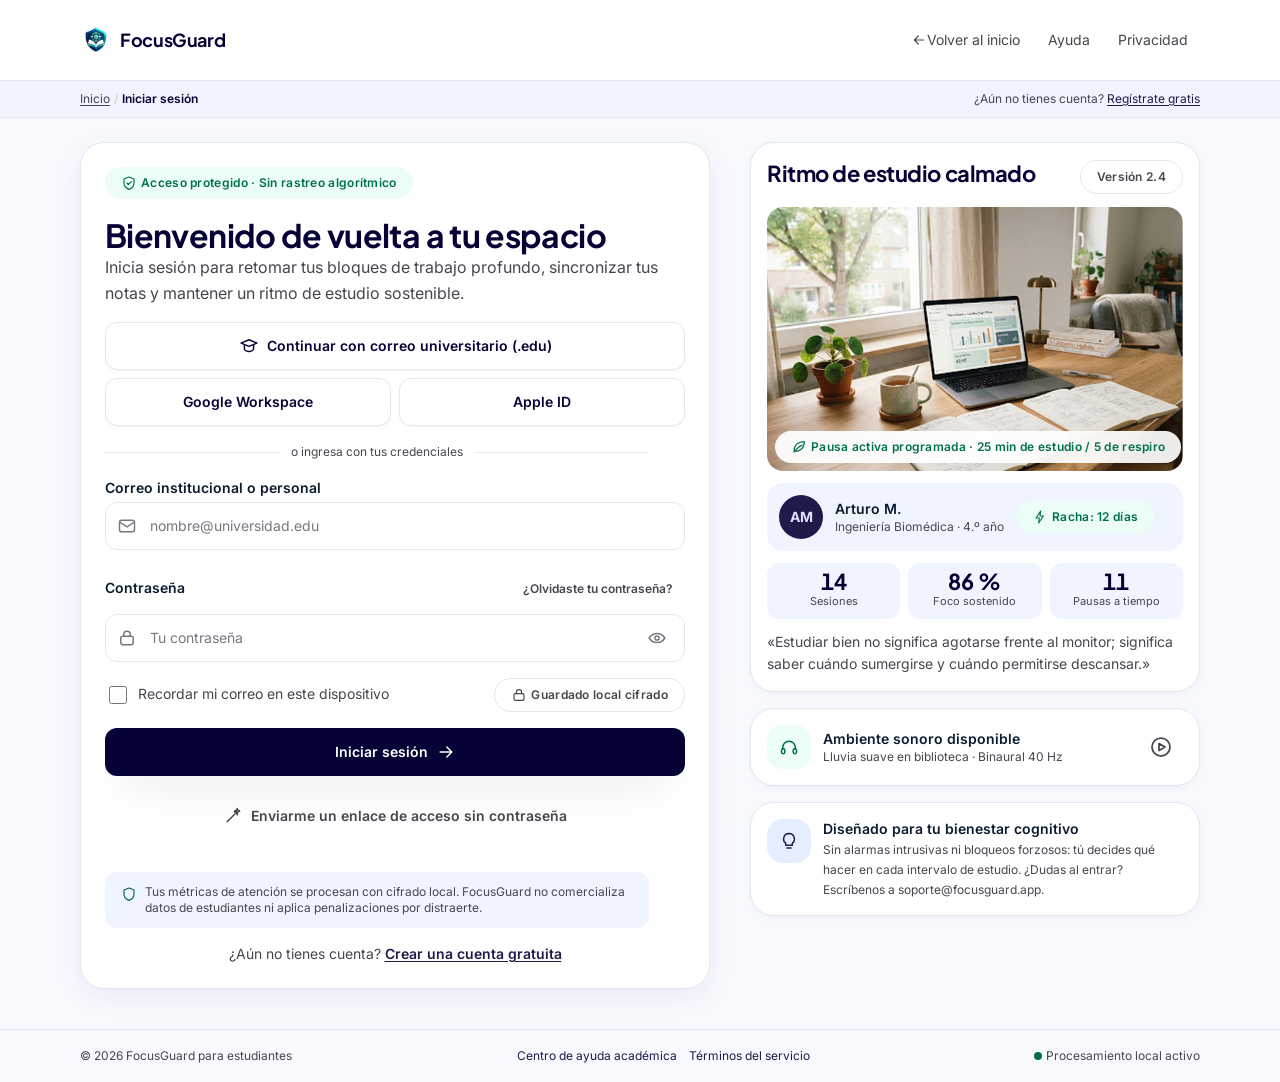
<file: public/iniciar-sesion.html>
<!DOCTYPE html>
<html lang="es">
<head>
<meta charset="utf-8">
<meta name="viewport" content="width=device-width, initial-scale=1, viewport-fit=cover">
<meta name="description" content="Inicia sesión en FocusGuard para retomar tus bloques de estudio, revisar tu ritmo y mantener tus datos cifrados en tu propio dispositivo.">
<meta name="theme-color" content="#f8f9ff">
<title>Iniciar sesión — FocusGuard</title>
<link rel="icon" href="favicon.ico" sizes="any">
<link rel="icon" href="assets/images/logo.png" type="image/png">
<link rel="preconnect" href="https://fonts.googleapis.com">
<link rel="preconnect" href="https://fonts.gstatic.com" crossorigin>
<link rel="stylesheet" href="https://fonts.googleapis.com/css2?family=Inter:wght@400;500;600;700&amp;family=Plus+Jakarta+Sans:wght@600;700&amp;display=swap">
<link rel="stylesheet" href="assets/styles/styles.css">
<script src="assets/scripts/components.js" defer></script>
<script src="assets/scripts/navigation.js" defer></script>
<script src="assets/scripts/validation.js" defer></script>
<script src="assets/scripts/iniciar-sesion.js" defer></script>
<script src="assets/scripts/main.js" defer></script>
</head>
<body data-page="iniciar-sesion">
<a class="skip-link" href="#contenido">Saltar al contenido principal</a>
<!-- sprite:inline -->
<svg xmlns="http://www.w3.org/2000/svg" style="display:none" aria-hidden="true" focusable="false"><!--
  Sprite de iconos de FocusGuard.
  Trazo de 1.75 heredado de la clase .icon (stroke: currentColor).
  Uso:  <svg class="icon" aria-hidden="true"><use href="#check"></use></svg>
  Este archivo es la fuente única; cada página lo incluye en línea
  para que los iconos también funcionen al abrir el HTML sin servidor.
-->
<symbol id="check" viewBox="0 0 24 24"><path d="M4.5 12.5l4.5 4.5L19.5 6.5"/></symbol>
<symbol id="check-circle" viewBox="0 0 24 24"><circle cx="12" cy="12" r="9"/><path d="M8 12.2l2.6 2.6L16 9.4"/></symbol>
<symbol id="close" viewBox="0 0 24 24"><path d="M6 6l12 12M18 6L6 18"/></symbol>
<symbol id="menu" viewBox="0 0 24 24"><path d="M4 7h16M4 12h16M4 17h16"/></symbol>
<symbol id="arrow-right" viewBox="0 0 24 24"><path d="M5 12h14M13 6l6 6-6 6"/></symbol>
<symbol id="arrow-left" viewBox="0 0 24 24"><path d="M19 12H5M11 6l-6 6 6 6"/></symbol>
<symbol id="download" viewBox="0 0 24 24"><path d="M12 4v11M8 11l4 4 4-4M5 19h14"/></symbol>
<symbol id="play" viewBox="0 0 24 24"><circle cx="12" cy="12" r="9"/><path d="M10 8.5l6 3.5-6 3.5z"/></symbol>
<symbol id="mail" viewBox="0 0 24 24"><rect x="3" y="5" width="18" height="14" rx="2.5"/><path d="M3.5 7.5l8.5 5.5 8.5-5.5"/></symbol>
<symbol id="lock" viewBox="0 0 24 24"><rect x="4.5" y="10" width="15" height="10" rx="2.5"/><path d="M8 10V8a4 4 0 0 1 8 0v2"/></symbol>
<symbol id="eye" viewBox="0 0 24 24"><path d="M2.5 12S6 6.5 12 6.5 21.5 12 21.5 12 18 17.5 12 17.5 2.5 12 2.5 12z"/><circle cx="12" cy="12" r="2.5"/></symbol>
<symbol id="eye-off" viewBox="0 0 24 24"><path d="M4 4l16 16"/><path d="M9.5 9.6A2.5 2.5 0 0 0 12 14.5c.6 0 1.2-.2 1.7-.6"/><path d="M6.3 7.7C4 9.4 2.5 12 2.5 12S6 17.5 12 17.5c1.5 0 2.8-.3 4-.8M17.3 15c2-1.6 4.2-3 4.2-3S18 6.5 12 6.5c-.8 0-1.6.1-2.3.3"/></symbol>
<symbol id="shield" viewBox="0 0 24 24"><path d="M12 3l7.5 3v6c0 4.8-3.2 8-7.5 9.5C7.7 20 4.5 16.8 4.5 12V6z"/></symbol>
<symbol id="shield-check" viewBox="0 0 24 24"><path d="M12 3l7.5 3v6c0 4.8-3.2 8-7.5 9.5C7.7 20 4.5 16.8 4.5 12V6z"/><path d="M9 12l2.2 2.2L15.5 10"/></symbol>
<symbol id="star" viewBox="0 0 24 24"><path d="M12 3.6l2.6 5.2 5.7.8-4.1 4 1 5.7-5.2-2.7-5.2 2.7 1-5.7-4.1-4 5.7-.8z"/></symbol>
<symbol id="clock" viewBox="0 0 24 24"><circle cx="12" cy="12" r="9"/><path d="M12 7v5.2l3.2 2"/></symbol>
<symbol id="hourglass" viewBox="0 0 24 24"><path d="M7 3.5h10M7 20.5h10M8 3.5v3l4 5 4-5v-3M8 20.5v-3l4-5 4 5v3"/></symbol>
<symbol id="leaf" viewBox="0 0 24 24"><path d="M20 4C10.5 4 4.5 9.5 4.5 18.5c9 .5 15.5-5 15.5-14.5z"/><path d="M5 19.5c3.5-6 7.5-8.5 12-10.5"/></symbol>
<symbol id="mind" viewBox="0 0 24 24"><path d="M12 3a6.5 6.5 0 0 0-4 11.6V17h8v-2.4A6.5 6.5 0 0 0 12 3z"/><path d="M9.5 20.5h5"/></symbol>
<symbol id="heart" viewBox="0 0 24 24"><path d="M12 20s-7.2-4.4-7.2-9.2A4.2 4.2 0 0 1 12 8.3a4.2 4.2 0 0 1 7.2 2.5C19.2 15.6 12 20 12 20z"/></symbol>
<symbol id="activity" viewBox="0 0 24 24"><path d="M3.5 16.5l4.5-5 3.5 3.5 6-8"/><path d="M13.5 7h4v4"/><path d="M3.5 20.5h17"/></symbol>
<symbol id="headphones" viewBox="0 0 24 24"><path d="M4.5 14.5v-2a7.5 7.5 0 0 1 15 0v2"/><rect x="3" y="14" width="4" height="6" rx="2"/><rect x="17" y="14" width="4" height="6" rx="2"/></symbol>
<symbol id="waves" viewBox="0 0 24 24"><path d="M3 12h2.5l2-5 3 10 3-12 2.5 7H21"/></symbol>
<symbol id="school" viewBox="0 0 24 24"><path d="M2.5 8.5L12 4.5l9.5 4-9.5 4z"/><path d="M6.5 11v4.3c0 1.7 2.6 3.2 5.5 3.2s5.5-1.5 5.5-3.2V11"/></symbol>
<symbol id="user" viewBox="0 0 24 24"><circle cx="12" cy="8.5" r="3.5"/><path d="M5 20c1.4-3.3 4-5 7-5s5.6 1.7 7 5"/></symbol>
<symbol id="book" viewBox="0 0 24 24"><path d="M5 4.5h8.5a3 3 0 0 1 3 3v12H8a3 3 0 0 1-3-3z"/><path d="M16.5 7.5h2.5v12"/></symbol>
<symbol id="verified" viewBox="0 0 24 24"><path d="M12 3l2.1 2h2.9v2.9l2 2.1-2 2.1V15h-2.9L12 17l-2.1-2H7v-2.9L5 10l2-2.1V5h2.9z"/><path d="M9.5 10.2l1.8 1.8 3.2-3.4"/></symbol>
<symbol id="chevron-down" viewBox="0 0 24 24"><path d="M7 10l5 5 5-5"/></symbol>
<symbol id="smartphone" viewBox="0 0 24 24"><rect x="7" y="3" width="10" height="18" rx="2.5"/><path d="M11 18h2"/></symbol>
<symbol id="laptop" viewBox="0 0 24 24"><rect x="5" y="5" width="14" height="10" rx="1.5"/><path d="M3 19h18"/></symbol>
<symbol id="wand" viewBox="0 0 24 24"><path d="M5 19l9-9"/><path d="M13.5 6.5l4 4"/><path d="M17 3l.9 2.1 2.1.9-2.1.9L17 9l-.9-2.1-2.1-.9 2.1-.9z"/></symbol>
<symbol id="alert-circle" viewBox="0 0 24 24"><circle cx="12" cy="12" r="9"/><path d="M12 7.5v5.5M12 16.2h.01"/></symbol>
<symbol id="info" viewBox="0 0 24 24"><circle cx="12" cy="12" r="9"/><path d="M12 11v5.5M12 7.8h.01"/></symbol>
<symbol id="building" viewBox="0 0 24 24"><path d="M4.5 20.5V8L12 4l7.5 4v12.5"/><path d="M9.5 20.5V16h5v4.5"/><path d="M8.5 11h.01M12 11h.01M15.5 11h.01"/></symbol>
<symbol id="zap" viewBox="0 0 24 24"><path d="M13 3L6 13.5h5l-1 7.5 7-10.5h-5z"/></symbol>
<symbol id="sun" viewBox="0 0 24 24"><circle cx="12" cy="12" r="4"/><path d="M12 2.5v2M12 19.5v2M4.2 4.2l1.4 1.4M18.4 18.4l1.4 1.4M2.5 12h2M19.5 12h2M4.2 19.8l1.4-1.4M18.4 5.6l1.4-1.4"/></symbol>
<symbol id="target" viewBox="0 0 24 24"><circle cx="12" cy="12" r="8.5"/><circle cx="12" cy="12" r="4"/><circle cx="12" cy="12" r="0.6"/></symbol>
<symbol id="refresh" viewBox="0 0 24 24"><path d="M20 12a8 8 0 1 1-2.4-5.7"/><path d="M20 4v4h-4"/></symbol>
</svg>

<header class="slim-header">
  <div class="container slim-header__inner">
    <a class="brand" href="index.html" aria-label="FocusGuard, ir al inicio">
      <img class="brand__mark" src="assets/images/logo.png" alt="" width="32" height="32">
      <span class="brand__name">FocusGuard</span>
    </a>
    <nav class="slim-header__links" aria-label="Enlaces de apoyo">
      <a href="index.html">
        <svg class="icon icon--sm" aria-hidden="true"><use href="#arrow-left"></use></svg>
        Volver al inicio
      </a>
      <a class="slim-header__extra" href="#ayuda">Ayuda</a>
      <a class="slim-header__extra" href="#privacidad">Privacidad</a>
    </nav>
  </div>
</header>

<div class="page-bar">
  <div class="container page-bar__inner">
    <nav class="breadcrumb" aria-label="Ruta de navegación">
      <ol class="breadcrumb__list">
        <li><a href="index.html">Inicio</a></li>
        <li><span aria-current="page">Iniciar sesión</span></li>
      </ol>
    </nav>
    <p class="text-small text-muted">
      ¿Aún no tienes cuenta?
      <a href="registrarse.html">Regístrate gratis</a>
    </p>
  </div>
</div>

<main class="auth" id="contenido">
  <div class="container auth__grid">

    <!-- ============ Formulario ============ -->
    <section class="card card--raised auth__panel" aria-labelledby="login-titulo">
      <p class="chip chip--mint auth__badge">
        <svg class="icon icon--sm" aria-hidden="true"><use href="#shield-check"></use></svg>
        Acceso protegido · Sin rastreo algorítmico
      </p>

      <div>
        <h1 class="auth__title" id="login-titulo">Bienvenido de vuelta a tu espacio</h1>
        <p class="auth__lead">
          Inicia sesión para retomar tus bloques de trabajo profundo, sincronizar tus notas
          y mantener un ritmo de estudio sostenible.
        </p>
      </div>

      <div class="auth__providers">
        <button class="btn btn--outline btn--block" type="button" data-provider="correo universitario">
          <svg class="icon" aria-hidden="true"><use href="#school"></use></svg>
          Continuar con correo universitario (.edu)
        </button>
        <div class="auth__providers-pair">
          <button class="btn btn--outline" type="button" data-provider="Google Workspace">Google Workspace</button>
          <button class="btn btn--outline" type="button" data-provider="Apple ID">Apple ID</button>
        </div>
      </div>

      <p class="form__divider">o ingresa con tus credenciales</p>

      <form class="form" id="form-login" novalidate>
        <div class="field">
          <label class="field__label" for="login-email">Correo institucional o personal</label>
          <div class="field__control">
            <svg class="icon" aria-hidden="true"><use href="#mail"></use></svg>
            <input class="input" type="email" id="login-email" name="email"
                   placeholder="nombre@universidad.edu" autocomplete="email"
                   required data-validate="email" aria-describedby="login-email-error">
          </div>
          <p class="field__error" id="login-email-error" data-error-for="login-email">
            <svg class="icon" aria-hidden="true"><use href="#alert-circle"></use></svg>
            <span></span>
          </p>
        </div>

        <div class="field">
          <label class="field__label" for="login-password">
            Contraseña
            <button class="btn btn--ghost btn--sm" type="button" id="olvide-password">¿Olvidaste tu contraseña?</button>
          </label>
          <div class="field__control">
            <svg class="icon" aria-hidden="true"><use href="#lock"></use></svg>
            <input class="input has-trailing" type="password" id="login-password" name="password"
                   placeholder="Tu contraseña" autocomplete="current-password"
                   required data-validate="required" aria-describedby="login-password-error">
            <button class="field__trailing" type="button" data-toggle-password="login-password" aria-pressed="false">
              <svg class="icon" aria-hidden="true"><use href="#eye"></use></svg>
              <span class="visually-hidden" data-toggle-label>Mostrar contraseña</span>
            </button>
          </div>
          <p class="field__error" id="login-password-error" data-error-for="login-password">
            <svg class="icon" aria-hidden="true"><use href="#alert-circle"></use></svg>
            <span></span>
          </p>
        </div>

        <div class="cluster cluster--between">
          <label class="checkbox" for="login-recordar">
            <input type="checkbox" id="login-recordar" name="recordar">
            <span>Recordar mi correo en este dispositivo</span>
          </label>
          <span class="chip chip--outline">
            <svg class="icon icon--sm" aria-hidden="true"><use href="#lock"></use></svg>
            Guardado local cifrado
          </span>
        </div>

        <button class="btn btn--primary btn--block" type="submit">
          Iniciar sesión
          <svg class="icon" aria-hidden="true"><use href="#arrow-right"></use></svg>
        </button>

        <button class="btn btn--ghost btn--block" type="button" id="magic-link">
          <svg class="icon" aria-hidden="true"><use href="#wand"></use></svg>
          Enviarme un enlace de acceso sin contraseña
        </button>

        <div class="form__feedback" role="status" aria-live="polite" data-feedback></div>
      </form>

      <p class="auth__legal" id="privacidad">
        <svg class="icon icon--sm" aria-hidden="true"><use href="#shield"></use></svg>
        <span>
          Tus métricas de atención se procesan con cifrado local. FocusGuard no comercializa datos
          de estudiantes ni aplica penalizaciones por distraerte.
        </span>
      </p>

      <p class="auth__switch">
        ¿Aún no tienes cuenta? <a href="registrarse.html">Crear una cuenta gratuita</a>
      </p>
    </section>

    <!-- ============ Contexto visual ============ -->
    <aside class="showcase" aria-labelledby="showcase-titulo">
      <section class="card showcase__card">
        <div class="showcase__head">
          <h2 class="card__title" id="showcase-titulo">Ritmo de estudio calmado</h2>
          <span class="chip chip--outline">Versión 2.4</span>
        </div>

        <figure class="showcase__figure">
          <img class="showcase__image" src="assets/images/escritorio-laptop.png"
               alt="Escritorio de madera junto a una ventana, con un portátil que muestra FocusGuard, cuadernos, una taza y una planta."
               width="663" height="420" loading="lazy" decoding="async">
          <figcaption class="chip chip--mint showcase__tag">
            <svg class="icon icon--sm" aria-hidden="true"><use href="#leaf"></use></svg>
            Pausa activa programada · 25 min de estudio / 5 de respiro
          </figcaption>
        </figure>

        <div class="showcase__profile">
          <span class="avatar" aria-hidden="true">AM</span>
          <span>
            <span class="stat__label">Arturo M.</span>
            <span class="stat__note">Ingeniería Biomédica · 4.º año</span>
          </span>
          <span class="chip chip--mint">
            <svg class="icon icon--sm" aria-hidden="true"><use href="#zap"></use></svg>
            Racha: 12 días
          </span>
        </div>

        <dl class="showcase__metrics">
          <div><dt>Sesiones</dt><dd>14</dd></div>
          <div><dt>Foco sostenido</dt><dd>86 %</dd></div>
          <div><dt>Pausas a tiempo</dt><dd>11</dd></div>
        </dl>

        <blockquote class="showcase__quote">
          «Estudiar bien no significa agotarse frente al monitor; significa saber cuándo sumergirse
          y cuándo permitirse descansar.»
        </blockquote>
      </section>

      <section class="card showcase__card" aria-labelledby="sonido-titulo">
        <div class="showcase__sound">
          <span class="icon-badge icon-badge--mint"><svg class="icon" aria-hidden="true"><use href="#headphones"></use></svg></span>
          <span class="showcase__sound-text">
            <span class="stat__label" id="sonido-titulo">Ambiente sonoro disponible</span>
            <span class="stat__note">Lluvia suave en biblioteca · Binaural 40 Hz</span>
          </span>
          <button class="btn-icon" type="button" id="probar-sonido">
            <svg class="icon icon--lg" aria-hidden="true"><use href="#play"></use></svg>
            <span class="visually-hidden">Escuchar una muestra del ambiente sonoro</span>
          </button>
        </div>
      </section>

      <section class="card showcase__card" id="ayuda" aria-labelledby="autonomia-titulo">
        <div class="benefit">
          <span class="icon-badge"><svg class="icon" aria-hidden="true"><use href="#mind"></use></svg></span>
          <span>
            <span class="stat__label" id="autonomia-titulo">Diseñado para tu bienestar cognitivo</span>
            <span class="stat__note">
              Sin alarmas intrusivas ni bloqueos forzosos: tú decides qué hacer en cada intervalo de estudio.
              ¿Dudas al entrar? Escríbenos a soporte@focusguard.app.
            </span>
          </span>
        </div>
      </section>
    </aside>
  </div>
</main>

<footer class="slim-footer">
  <div class="container slim-footer__inner">
    <p>© 2026 FocusGuard para estudiantes</p>
    <nav aria-label="Enlaces legales">
      <span class="cluster">
        <a href="#ayuda">Centro de ayuda académica</a>
        <a href="#privacidad">Términos del servicio</a>
      </span>
    </nav>
    <p class="status-dot">Procesamiento local activo</p>
  </div>
</footer>

<!-- Recuperación de contraseña -->
<div class="modal" id="modal-recuperar" role="dialog" aria-modal="true" aria-labelledby="modal-recuperar-titulo" hidden>
  <div class="modal__backdrop" data-modal-close></div>
  <div class="modal__dialog">
    <div class="modal__head">
      <h2 class="modal__title" id="modal-recuperar-titulo">Recuperar el acceso</h2>
      <button class="btn-icon" type="button" data-modal-close>
        <svg class="icon" aria-hidden="true"><use href="#close"></use></svg>
        <span class="visually-hidden">Cerrar ventana</span>
      </button>
    </div>
    <div class="modal__body">
      <p>Escribe tu correo y te enviamos un enlace para crear una contraseña nueva. El enlace caduca en 30 minutos.</p>
      <form class="form" id="form-recuperar" novalidate>
        <div class="field">
          <label class="field__label" for="recuperar-email">Correo de tu cuenta</label>
          <div class="field__control">
            <svg class="icon" aria-hidden="true"><use href="#mail"></use></svg>
            <input class="input" type="email" id="recuperar-email" name="email"
                   placeholder="nombre@universidad.edu" autocomplete="email"
                   required data-validate="email" aria-describedby="recuperar-email-error" data-autofocus>
          </div>
          <p class="field__error" id="recuperar-email-error" data-error-for="recuperar-email">
            <svg class="icon" aria-hidden="true"><use href="#alert-circle"></use></svg>
            <span></span>
          </p>
        </div>
        <div class="modal__foot">
          <button class="btn btn--ghost" type="button" data-modal-close>Cancelar</button>
          <button class="btn btn--primary" type="submit">Enviar enlace</button>
        </div>
        <div class="form__feedback" role="status" aria-live="polite" data-feedback></div>
      </form>
    </div>
  </div>
</div>

<div class="toast-region" id="toast-region" aria-live="polite" aria-atomic="false"></div>
</body>
</html>
</file>
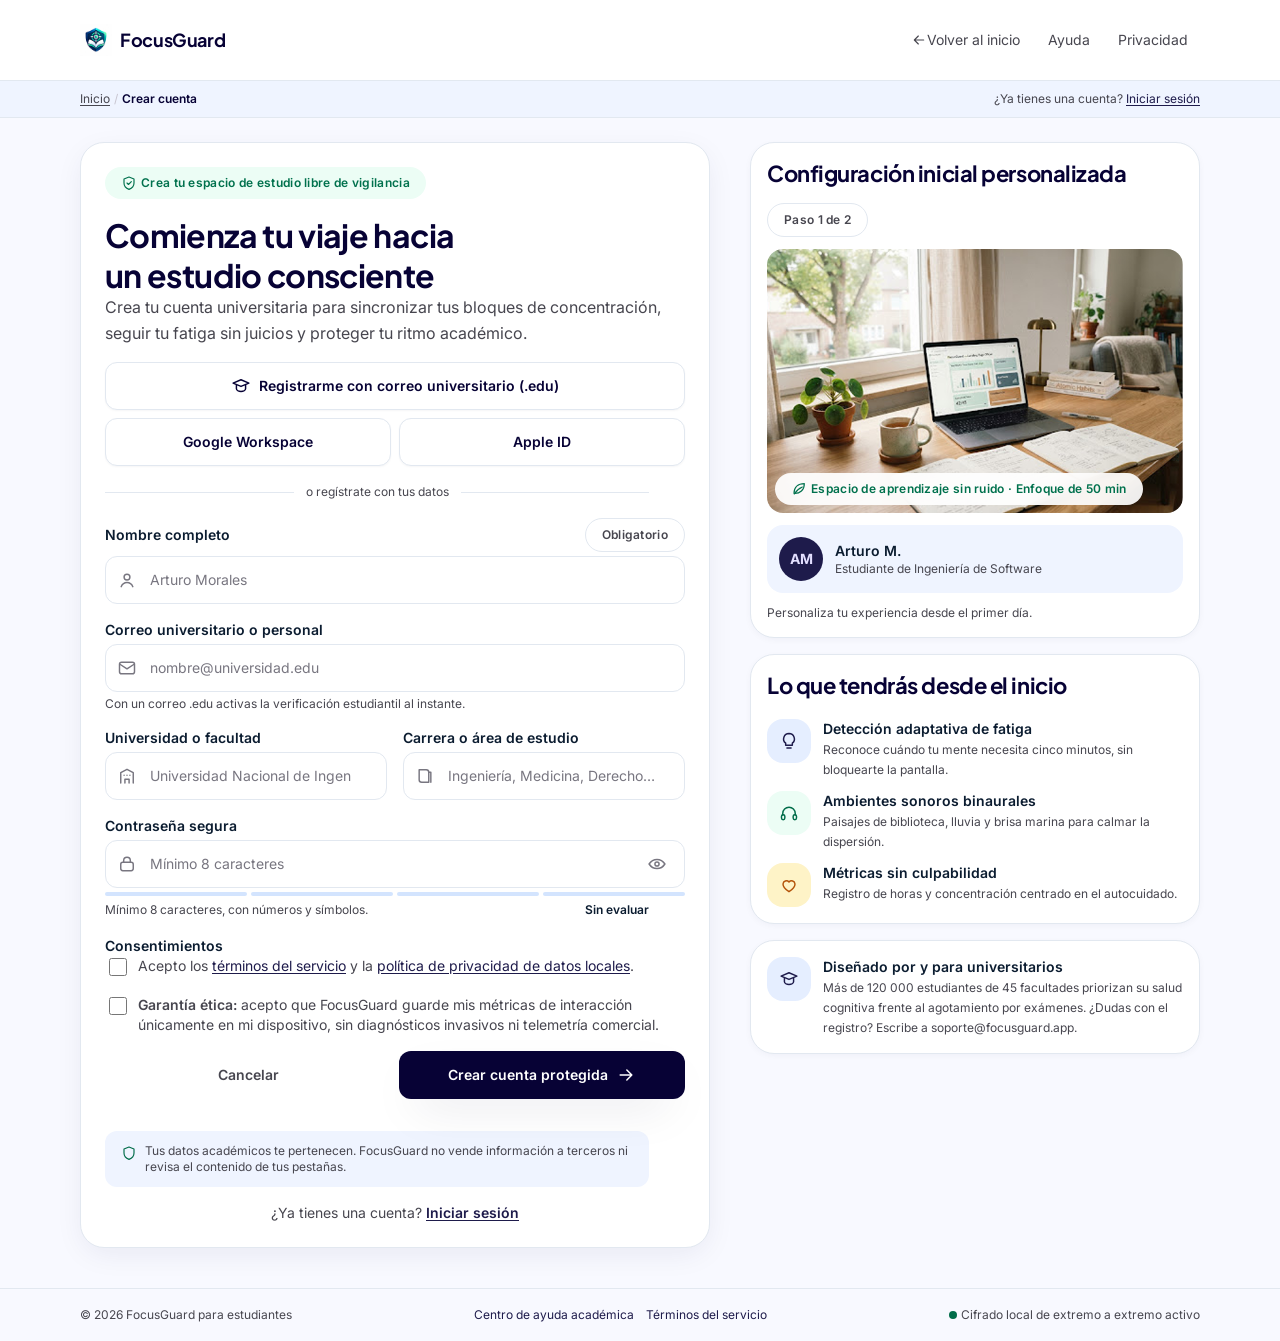
<file: public/registrarse.html>
<!DOCTYPE html>
<html lang="es">
<head>
<meta charset="utf-8">
<meta name="viewport" content="width=device-width, initial-scale=1, viewport-fit=cover">
<meta name="description" content="Crea tu cuenta de FocusGuard: sincroniza tus bloques de concentración, sigue tu fatiga sin juicios y mantén tus datos en tu propio dispositivo.">
<meta name="theme-color" content="#f8f9ff">
<title>Crear cuenta — FocusGuard</title>
<link rel="icon" href="favicon.ico" sizes="any">
<link rel="icon" href="assets/images/logo.png" type="image/png">
<link rel="preconnect" href="https://fonts.googleapis.com">
<link rel="preconnect" href="https://fonts.gstatic.com" crossorigin>
<link rel="stylesheet" href="https://fonts.googleapis.com/css2?family=Inter:wght@400;500;600;700&amp;family=Plus+Jakarta+Sans:wght@600;700&amp;display=swap">
<link rel="stylesheet" href="assets/styles/styles.css">
<script src="assets/scripts/components.js" defer></script>
<script src="assets/scripts/navigation.js" defer></script>
<script src="assets/scripts/validation.js" defer></script>
<script src="assets/scripts/registrarse.js" defer></script>
<script src="assets/scripts/main.js" defer></script>
</head>
<body data-page="registrarse">
<a class="skip-link" href="#contenido">Saltar al contenido principal</a>
<!-- sprite:inline -->
<svg xmlns="http://www.w3.org/2000/svg" style="display:none" aria-hidden="true" focusable="false"><!--
  Sprite de iconos de FocusGuard.
  Trazo de 1.75 heredado de la clase .icon (stroke: currentColor).
  Uso:  <svg class="icon" aria-hidden="true"><use href="#check"></use></svg>
  Este archivo es la fuente única; cada página lo incluye en línea
  para que los iconos también funcionen al abrir el HTML sin servidor.
-->
<symbol id="check" viewBox="0 0 24 24"><path d="M4.5 12.5l4.5 4.5L19.5 6.5"/></symbol>
<symbol id="check-circle" viewBox="0 0 24 24"><circle cx="12" cy="12" r="9"/><path d="M8 12.2l2.6 2.6L16 9.4"/></symbol>
<symbol id="close" viewBox="0 0 24 24"><path d="M6 6l12 12M18 6L6 18"/></symbol>
<symbol id="menu" viewBox="0 0 24 24"><path d="M4 7h16M4 12h16M4 17h16"/></symbol>
<symbol id="arrow-right" viewBox="0 0 24 24"><path d="M5 12h14M13 6l6 6-6 6"/></symbol>
<symbol id="arrow-left" viewBox="0 0 24 24"><path d="M19 12H5M11 6l-6 6 6 6"/></symbol>
<symbol id="download" viewBox="0 0 24 24"><path d="M12 4v11M8 11l4 4 4-4M5 19h14"/></symbol>
<symbol id="play" viewBox="0 0 24 24"><circle cx="12" cy="12" r="9"/><path d="M10 8.5l6 3.5-6 3.5z"/></symbol>
<symbol id="mail" viewBox="0 0 24 24"><rect x="3" y="5" width="18" height="14" rx="2.5"/><path d="M3.5 7.5l8.5 5.5 8.5-5.5"/></symbol>
<symbol id="lock" viewBox="0 0 24 24"><rect x="4.5" y="10" width="15" height="10" rx="2.5"/><path d="M8 10V8a4 4 0 0 1 8 0v2"/></symbol>
<symbol id="eye" viewBox="0 0 24 24"><path d="M2.5 12S6 6.5 12 6.5 21.5 12 21.5 12 18 17.5 12 17.5 2.5 12 2.5 12z"/><circle cx="12" cy="12" r="2.5"/></symbol>
<symbol id="eye-off" viewBox="0 0 24 24"><path d="M4 4l16 16"/><path d="M9.5 9.6A2.5 2.5 0 0 0 12 14.5c.6 0 1.2-.2 1.7-.6"/><path d="M6.3 7.7C4 9.4 2.5 12 2.5 12S6 17.5 12 17.5c1.5 0 2.8-.3 4-.8M17.3 15c2-1.6 4.2-3 4.2-3S18 6.5 12 6.5c-.8 0-1.6.1-2.3.3"/></symbol>
<symbol id="shield" viewBox="0 0 24 24"><path d="M12 3l7.5 3v6c0 4.8-3.2 8-7.5 9.5C7.7 20 4.5 16.8 4.5 12V6z"/></symbol>
<symbol id="shield-check" viewBox="0 0 24 24"><path d="M12 3l7.5 3v6c0 4.8-3.2 8-7.5 9.5C7.7 20 4.5 16.8 4.5 12V6z"/><path d="M9 12l2.2 2.2L15.5 10"/></symbol>
<symbol id="star" viewBox="0 0 24 24"><path d="M12 3.6l2.6 5.2 5.7.8-4.1 4 1 5.7-5.2-2.7-5.2 2.7 1-5.7-4.1-4 5.7-.8z"/></symbol>
<symbol id="clock" viewBox="0 0 24 24"><circle cx="12" cy="12" r="9"/><path d="M12 7v5.2l3.2 2"/></symbol>
<symbol id="hourglass" viewBox="0 0 24 24"><path d="M7 3.5h10M7 20.5h10M8 3.5v3l4 5 4-5v-3M8 20.5v-3l4-5 4 5v3"/></symbol>
<symbol id="leaf" viewBox="0 0 24 24"><path d="M20 4C10.5 4 4.5 9.5 4.5 18.5c9 .5 15.5-5 15.5-14.5z"/><path d="M5 19.5c3.5-6 7.5-8.5 12-10.5"/></symbol>
<symbol id="mind" viewBox="0 0 24 24"><path d="M12 3a6.5 6.5 0 0 0-4 11.6V17h8v-2.4A6.5 6.5 0 0 0 12 3z"/><path d="M9.5 20.5h5"/></symbol>
<symbol id="heart" viewBox="0 0 24 24"><path d="M12 20s-7.2-4.4-7.2-9.2A4.2 4.2 0 0 1 12 8.3a4.2 4.2 0 0 1 7.2 2.5C19.2 15.6 12 20 12 20z"/></symbol>
<symbol id="activity" viewBox="0 0 24 24"><path d="M3.5 16.5l4.5-5 3.5 3.5 6-8"/><path d="M13.5 7h4v4"/><path d="M3.5 20.5h17"/></symbol>
<symbol id="headphones" viewBox="0 0 24 24"><path d="M4.5 14.5v-2a7.5 7.5 0 0 1 15 0v2"/><rect x="3" y="14" width="4" height="6" rx="2"/><rect x="17" y="14" width="4" height="6" rx="2"/></symbol>
<symbol id="waves" viewBox="0 0 24 24"><path d="M3 12h2.5l2-5 3 10 3-12 2.5 7H21"/></symbol>
<symbol id="school" viewBox="0 0 24 24"><path d="M2.5 8.5L12 4.5l9.5 4-9.5 4z"/><path d="M6.5 11v4.3c0 1.7 2.6 3.2 5.5 3.2s5.5-1.5 5.5-3.2V11"/></symbol>
<symbol id="user" viewBox="0 0 24 24"><circle cx="12" cy="8.5" r="3.5"/><path d="M5 20c1.4-3.3 4-5 7-5s5.6 1.7 7 5"/></symbol>
<symbol id="book" viewBox="0 0 24 24"><path d="M5 4.5h8.5a3 3 0 0 1 3 3v12H8a3 3 0 0 1-3-3z"/><path d="M16.5 7.5h2.5v12"/></symbol>
<symbol id="verified" viewBox="0 0 24 24"><path d="M12 3l2.1 2h2.9v2.9l2 2.1-2 2.1V15h-2.9L12 17l-2.1-2H7v-2.9L5 10l2-2.1V5h2.9z"/><path d="M9.5 10.2l1.8 1.8 3.2-3.4"/></symbol>
<symbol id="chevron-down" viewBox="0 0 24 24"><path d="M7 10l5 5 5-5"/></symbol>
<symbol id="smartphone" viewBox="0 0 24 24"><rect x="7" y="3" width="10" height="18" rx="2.5"/><path d="M11 18h2"/></symbol>
<symbol id="laptop" viewBox="0 0 24 24"><rect x="5" y="5" width="14" height="10" rx="1.5"/><path d="M3 19h18"/></symbol>
<symbol id="wand" viewBox="0 0 24 24"><path d="M5 19l9-9"/><path d="M13.5 6.5l4 4"/><path d="M17 3l.9 2.1 2.1.9-2.1.9L17 9l-.9-2.1-2.1-.9 2.1-.9z"/></symbol>
<symbol id="alert-circle" viewBox="0 0 24 24"><circle cx="12" cy="12" r="9"/><path d="M12 7.5v5.5M12 16.2h.01"/></symbol>
<symbol id="info" viewBox="0 0 24 24"><circle cx="12" cy="12" r="9"/><path d="M12 11v5.5M12 7.8h.01"/></symbol>
<symbol id="building" viewBox="0 0 24 24"><path d="M4.5 20.5V8L12 4l7.5 4v12.5"/><path d="M9.5 20.5V16h5v4.5"/><path d="M8.5 11h.01M12 11h.01M15.5 11h.01"/></symbol>
<symbol id="zap" viewBox="0 0 24 24"><path d="M13 3L6 13.5h5l-1 7.5 7-10.5h-5z"/></symbol>
<symbol id="sun" viewBox="0 0 24 24"><circle cx="12" cy="12" r="4"/><path d="M12 2.5v2M12 19.5v2M4.2 4.2l1.4 1.4M18.4 18.4l1.4 1.4M2.5 12h2M19.5 12h2M4.2 19.8l1.4-1.4M18.4 5.6l1.4-1.4"/></symbol>
<symbol id="target" viewBox="0 0 24 24"><circle cx="12" cy="12" r="8.5"/><circle cx="12" cy="12" r="4"/><circle cx="12" cy="12" r="0.6"/></symbol>
<symbol id="refresh" viewBox="0 0 24 24"><path d="M20 12a8 8 0 1 1-2.4-5.7"/><path d="M20 4v4h-4"/></symbol>
</svg>

<header class="slim-header">
  <div class="container slim-header__inner">
    <a class="brand" href="index.html" aria-label="FocusGuard, ir al inicio">
      <img class="brand__mark" src="assets/images/logo.png" alt="" width="32" height="32">
      <span class="brand__name">FocusGuard</span>
    </a>
    <nav class="slim-header__links" aria-label="Enlaces de apoyo">
      <a href="index.html">
        <svg class="icon icon--sm" aria-hidden="true"><use href="#arrow-left"></use></svg>
        Volver al inicio
      </a>
      <a class="slim-header__extra" href="#ayuda">Ayuda</a>
      <a class="slim-header__extra" href="#privacidad">Privacidad</a>
    </nav>
  </div>
</header>

<div class="page-bar">
  <div class="container page-bar__inner">
    <nav class="breadcrumb" aria-label="Ruta de navegación">
      <ol class="breadcrumb__list">
        <li><a href="index.html">Inicio</a></li>
        <li><span aria-current="page">Crear cuenta</span></li>
      </ol>
    </nav>
    <p class="text-small text-muted">
      ¿Ya tienes una cuenta?
      <a href="iniciar-sesion.html">Iniciar sesión</a>
    </p>
  </div>
</div>

<main class="auth" id="contenido">
  <div class="container auth__grid">

    <!-- ============ Formulario de registro ============ -->
    <section class="card card--raised auth__panel" aria-labelledby="registro-titulo">
      <p class="chip chip--mint auth__badge">
        <svg class="icon icon--sm" aria-hidden="true"><use href="#shield-check"></use></svg>
        Crea tu espacio de estudio libre de vigilancia
      </p>

      <div>
        <h1 class="auth__title" id="registro-titulo">Comienza tu viaje hacia un estudio consciente</h1>
        <p class="auth__lead">
          Crea tu cuenta universitaria para sincronizar tus bloques de concentración,
          seguir tu fatiga sin juicios y proteger tu ritmo académico.
        </p>
      </div>

      <div class="auth__providers">
        <button class="btn btn--outline btn--block" type="button" data-provider="correo universitario">
          <svg class="icon" aria-hidden="true"><use href="#school"></use></svg>
          Registrarme con correo universitario (.edu)
        </button>
        <div class="auth__providers-pair">
          <button class="btn btn--outline" type="button" data-provider="Google Workspace">Google Workspace</button>
          <button class="btn btn--outline" type="button" data-provider="Apple ID">Apple ID</button>
        </div>
      </div>

      <p class="form__divider">o regístrate con tus datos</p>

      <form class="form" id="form-registro" novalidate>
        <div class="field">
          <label class="field__label" for="registro-nombre">
            Nombre completo
            <span class="chip chip--outline">Obligatorio</span>
          </label>
          <div class="field__control">
            <svg class="icon" aria-hidden="true"><use href="#user"></use></svg>
            <input class="input" type="text" id="registro-nombre" name="nombre"
                   placeholder="Arturo Morales" autocomplete="name"
                   required data-validate="name" aria-describedby="registro-nombre-error">
          </div>
          <p class="field__error" id="registro-nombre-error" data-error-for="registro-nombre">
            <svg class="icon" aria-hidden="true"><use href="#alert-circle"></use></svg>
            <span></span>
          </p>
        </div>

        <div class="field">
          <label class="field__label" for="registro-email">Correo universitario o personal</label>
          <div class="field__control">
            <svg class="icon" aria-hidden="true"><use href="#mail"></use></svg>
            <input class="input" type="email" id="registro-email" name="email"
                   placeholder="nombre@universidad.edu" autocomplete="email"
                   required data-validate="email" aria-describedby="registro-email-hint registro-email-error">
          </div>
          <p class="field__hint" id="registro-email-hint">Con un correo .edu activas la verificación estudiantil al instante.</p>
          <p class="field__error" id="registro-email-error" data-error-for="registro-email">
            <svg class="icon" aria-hidden="true"><use href="#alert-circle"></use></svg>
            <span></span>
          </p>
        </div>

        <div class="registro__pair">
          <div class="field">
            <label class="field__label" for="registro-universidad">Universidad o facultad</label>
            <div class="field__control">
              <svg class="icon" aria-hidden="true"><use href="#building"></use></svg>
              <input class="input" type="text" id="registro-universidad" name="universidad"
                     placeholder="Universidad Nacional de Ingeniería" autocomplete="organization"
                     list="universidades" required data-validate="text" aria-describedby="registro-universidad-error">
              <datalist id="universidades">
                <option value="Pontificia Universidad Católica del Perú"></option>
                <option value="Universidad Nacional de Ingeniería"></option>
                <option value="Universidad Nacional Mayor de San Marcos"></option>
                <option value="Universidad Peruana de Ciencias Aplicadas"></option>
                <option value="Universidad de Lima"></option>
              </datalist>
            </div>
            <p class="field__error" id="registro-universidad-error" data-error-for="registro-universidad">
              <svg class="icon" aria-hidden="true"><use href="#alert-circle"></use></svg>
              <span></span>
            </p>
          </div>

          <div class="field">
            <label class="field__label" for="registro-carrera">Carrera o área de estudio</label>
            <div class="field__control">
              <svg class="icon" aria-hidden="true"><use href="#book"></use></svg>
              <input class="input" type="text" id="registro-carrera" name="carrera"
                     placeholder="Ingeniería, Medicina, Derecho…"
                     required data-validate="text" aria-describedby="registro-carrera-error">
            </div>
            <p class="field__error" id="registro-carrera-error" data-error-for="registro-carrera">
              <svg class="icon" aria-hidden="true"><use href="#alert-circle"></use></svg>
              <span></span>
            </p>
          </div>
        </div>

        <div class="field">
          <label class="field__label" for="registro-password">Contraseña segura</label>
          <div class="field__control">
            <svg class="icon" aria-hidden="true"><use href="#lock"></use></svg>
            <input class="input has-trailing" type="password" id="registro-password" name="password"
                   placeholder="Mínimo 8 caracteres" autocomplete="new-password"
                   required data-validate="password" aria-describedby="registro-password-ayuda registro-password-error">
            <button class="field__trailing" type="button" data-toggle-password="registro-password" aria-pressed="false">
              <svg class="icon" aria-hidden="true"><use href="#eye"></use></svg>
              <span class="visually-hidden" data-toggle-label>Mostrar contraseña</span>
            </button>
          </div>
          <div class="strength" id="registro-strength" data-level="0">
            <div class="strength__track" aria-hidden="true">
              <span class="strength__segment"></span>
              <span class="strength__segment"></span>
              <span class="strength__segment"></span>
              <span class="strength__segment"></span>
            </div>
            <p class="strength__meta">
              <span id="registro-password-ayuda">Mínimo 8 caracteres, con números y símbolos.</span>
              <output class="stat__label" for="registro-password" id="registro-strength-label" aria-live="polite">Sin evaluar</output>
            </p>
          </div>
          <p class="field__error" id="registro-password-error" data-error-for="registro-password">
            <svg class="icon" aria-hidden="true"><use href="#alert-circle"></use></svg>
            <span></span>
          </p>
        </div>

        <fieldset class="stack">
          <legend class="field__label">Consentimientos</legend>
          <div class="checkbox-field">
            <label class="checkbox" for="registro-terminos">
              <input type="checkbox" id="registro-terminos" name="terminos"
                     required data-validate="checked" aria-describedby="registro-terminos-error">
              <span>Acepto los <a href="#privacidad">términos del servicio</a> y la <a href="#privacidad">política de privacidad de datos locales</a>.</span>
            </label>
            <p class="field__error" id="registro-terminos-error" data-error-for="registro-terminos">
              <svg class="icon" aria-hidden="true"><use href="#alert-circle"></use></svg>
              <span></span>
            </p>
          </div>
          <div class="checkbox-field">
            <label class="checkbox" for="registro-etica">
              <input type="checkbox" id="registro-etica" name="etica"
                     required data-validate="checked" aria-describedby="registro-etica-error">
              <span>
                <strong>Garantía ética:</strong> acepto que FocusGuard guarde mis métricas de interacción
                únicamente en mi dispositivo, sin diagnósticos invasivos ni telemetría comercial.
              </span>
            </label>
            <p class="field__error" id="registro-etica-error" data-error-for="registro-etica">
              <svg class="icon" aria-hidden="true"><use href="#alert-circle"></use></svg>
              <span></span>
            </p>
          </div>
        </fieldset>

        <div class="registro__actions">
          <button class="btn btn--ghost" type="button" id="cancelar-registro">Cancelar</button>
          <button class="btn btn--primary" type="submit">
            Crear cuenta protegida
            <svg class="icon" aria-hidden="true"><use href="#arrow-right"></use></svg>
          </button>
        </div>

        <div class="form__feedback" role="status" aria-live="polite" data-feedback></div>
      </form>

      <p class="auth__legal" id="privacidad">
        <svg class="icon icon--sm" aria-hidden="true"><use href="#shield"></use></svg>
        <span>
          Tus datos académicos te pertenecen. FocusGuard no vende información a terceros
          ni revisa el contenido de tus pestañas.
        </span>
      </p>

      <p class="auth__switch">
        ¿Ya tienes una cuenta? <a href="iniciar-sesion.html">Iniciar sesión</a>
      </p>
    </section>

    <aside class="showcase" aria-labelledby="showcase-titulo">
      <section class="card showcase__card">
        <div class="showcase__head">
          <h2 class="card__title" id="showcase-titulo">Configuración inicial personalizada</h2>
          <span class="chip chip--outline">Paso 1 de 2</span>
        </div>

        <figure class="showcase__figure">
          <img class="showcase__image" src="assets/images/escritorio-laptop.png"
               alt="Escritorio de madera junto a una ventana, con un portátil que muestra FocusGuard, cuadernos, una taza y una planta."
               width="663" height="420" loading="lazy" decoding="async">
          <figcaption class="chip chip--mint showcase__tag">
            <svg class="icon icon--sm" aria-hidden="true"><use href="#leaf"></use></svg>
            Espacio de aprendizaje sin ruido · Enfoque de 50 min
          </figcaption>
        </figure>

        <div class="showcase__profile">
          <span class="avatar" aria-hidden="true">AM</span>
          <span>
            <span class="stat__label">Arturo M.</span>
            <span class="stat__note">Estudiante de Ingeniería de Software</span>
          </span>
        </div>
        <p class="stat__note">Personaliza tu experiencia desde el primer día.</p>
      </section>

      <section class="card showcase__card" aria-labelledby="beneficios-titulo">
        <h2 class="card__title" id="beneficios-titulo">Lo que tendrás desde el inicio</h2>
        <div class="benefits">
          <div class="benefit">
            <span class="icon-badge"><svg class="icon" aria-hidden="true"><use href="#mind"></use></svg></span>
            <span>
              <span class="stat__label">Detección adaptativa de fatiga</span>
              <span class="stat__note">Reconoce cuándo tu mente necesita cinco minutos, sin bloquearte la pantalla.</span>
            </span>
          </div>
          <div class="benefit">
            <span class="icon-badge icon-badge--mint"><svg class="icon" aria-hidden="true"><use href="#headphones"></use></svg></span>
            <span>
              <span class="stat__label">Ambientes sonoros binaurales</span>
              <span class="stat__note">Paisajes de biblioteca, lluvia y brisa marina para calmar la dispersión.</span>
            </span>
          </div>
          <div class="benefit">
            <span class="icon-badge icon-badge--amber"><svg class="icon" aria-hidden="true"><use href="#heart"></use></svg></span>
            <span>
              <span class="stat__label">Métricas sin culpabilidad</span>
              <span class="stat__note">Registro de horas y concentración centrado en el autocuidado.</span>
            </span>
          </div>
        </div>
      </section>

      <section class="card showcase__card" id="ayuda" aria-labelledby="comunidad-titulo">
        <div class="benefit">
          <span class="icon-badge"><svg class="icon" aria-hidden="true"><use href="#school"></use></svg></span>
          <span>
            <span class="stat__label" id="comunidad-titulo">Diseñado por y para universitarios</span>
            <span class="stat__note">
              Más de 120 000 estudiantes de 45 facultades priorizan su salud cognitiva frente al agotamiento
              por exámenes. ¿Dudas con el registro? Escribe a soporte@focusguard.app.
            </span>
          </span>
        </div>
      </section>
    </aside>
  </div>
</main>

<footer class="slim-footer">
  <div class="container slim-footer__inner">
    <p>© 2026 FocusGuard para estudiantes</p>
    <nav aria-label="Enlaces legales">
      <span class="cluster">
        <a href="#ayuda">Centro de ayuda académica</a>
        <a href="#privacidad">Términos del servicio</a>
      </span>
    </nav>
    <p class="status-dot">Cifrado local de extremo a extremo activo</p>
  </div>
</footer>

<div class="toast-region" id="toast-region" aria-live="polite" aria-atomic="false"></div>
</body>
</html>
</file>
<file: public/assets/styles/styles.css>
/* ===== reset.css ===== */
/* ============================================================
   reset.css — normalización base
   Elimina inconsistencias entre navegadores sin imponer estilo.
   ============================================================ */

*,
*::before,
*::after {
  box-sizing: border-box;
}

html {
  -webkit-text-size-adjust: 100%;
  text-size-adjust: 100%;
  scroll-behavior: smooth;
}

body,
h1,
h2,
h3,
h4,
h5,
h6,
p,
figure,
blockquote,
dl,
dd,
ul,
ol {
  margin: 0;
  padding: 0;
}

ul[class],
ol[class] {
  list-style: none;
}

body {
  min-height: 100vh;
  min-height: 100dvh;
  line-height: 1.5;
  -webkit-font-smoothing: antialiased;
  -moz-osx-font-smoothing: grayscale;
  text-rendering: optimizeLegibility;
}

img,
picture,
svg,
video,
canvas {
  display: block;
  max-width: 100%;
  height: auto;
}

svg {
  flex-shrink: 0;
}

input,
button,
textarea,
select {
  font: inherit;
  color: inherit;
}

button {
  background: none;
  border: 0;
  cursor: pointer;
}

button:disabled,
input:disabled,
select:disabled,
textarea:disabled {
  cursor: not-allowed;
}

a {
  color: inherit;
  text-decoration: none;
}

table {
  border-collapse: collapse;
  width: 100%;
}

th,
td {
  text-align: left;
  vertical-align: top;
}

fieldset {
  margin: 0;
  padding: 0;
  border: 0;
  min-width: 0;
}

legend {
  padding: 0;
}

hr {
  border: 0;
  border-top: 1px solid currentColor;
  opacity: 0.15;
}

[hidden] {
  display: none !important;
}

/* El usuario manda: si pidió menos movimiento, se lo damos. */
@media (prefers-reduced-motion: reduce) {
  html {
    scroll-behavior: auto;
  }

  *,
  *::before,
  *::after {
    animation-duration: 0.01ms !important;
    animation-iteration-count: 1 !important;
    transition-duration: 0.01ms !important;
    scroll-behavior: auto !important;
  }
}

/* ===== variables.css ===== */
/* ============================================================
   variables.css — sistema de diseño "Serene Focus"
   Única fuente de verdad para color, tipografía, espaciado,
   radios, sombras y tiempos. Nada se escribe "a mano" fuera
   de este archivo.
   ============================================================ */

:root {
  /* ---------- Color: superficies ---------- */
  --color-surface: #f8f9ff;
  --color-surface-dim: #cbdbf5;
  --color-surface-bright: #f8f9ff;
  --color-surface-lowest: #ffffff;
  --color-surface-low: #eff4ff;
  --color-surface-container: #e5eeff;
  --color-surface-high: #dce9ff;
  --color-surface-highest: #d3e4fe;
  --color-surface-variant: #d3e4fe;
  --color-inverse-surface: #213145;
  --color-inverse-on-surface: #eaf1ff;

  /* ---------- Color: texto y bordes ---------- */
  --color-on-surface: #0b1c30;
  --color-on-surface-variant: #47464f;
  --color-outline: #787680;
  --color-outline-variant: #c8c5d0;
  --color-hairline: #e2e8f0;

  /* ---------- Color: primario (foco) ---------- */
  --color-primary: #070235;
  --color-primary-container: #1e1b4b;
  --color-on-primary: #ffffff;
  --color-on-primary-container: #8683ba;
  --color-primary-fixed: #e3dfff;
  --color-primary-fixed-dim: #c4c1fb;
  --color-primary-hover: #2563eb;
  --color-primary-ring: rgba(37, 99, 235, 0.28);

  /* ---------- Color: secundario (descanso) ---------- */
  --color-secondary: #006c49;
  --color-secondary-container: #6cf8bb;
  --color-secondary-soft: #ecfdf5;
  --color-on-secondary: #ffffff;
  --color-on-secondary-container: #00714d;

  /* ---------- Color: terciario (aviso amable) ---------- */
  --color-tertiary: #b45309;
  --color-tertiary-container: #fef3c7;
  --color-on-tertiary-container: #653e00;

  /* ---------- Color: estado ---------- */
  --color-success: #00714d;
  --color-success-bg: #e7fbf1;
  --color-warning: #b45309;
  --color-warning-bg: #fef3c7;
  --color-error: #ba1a1a;
  --color-error-bg: #ffdad6;
  --color-on-error-container: #93000a;
  --color-info: #1e1b4b;
  --color-info-bg: #e5eeff;

  /* ---------- Tipografía ---------- */
  --font-display: "Plus Jakarta Sans", "Segoe UI", system-ui, -apple-system, sans-serif;
  --font-body: "Inter", "Segoe UI", system-ui, -apple-system, sans-serif;

  --text-display: 2.75rem;      /* 44px  -> 64px en escritorio */
  --text-display-line: 3.25rem;
  --text-headline-lg: 1.625rem; /* 26px  -> 32px en escritorio */
  --text-headline-lg-line: 2.125rem;
  --text-headline-md: 1.375rem; /* 22px */
  --text-headline-md-line: 1.75rem;
  --text-headline-sm: 1.125rem; /* 18px */
  --text-headline-sm-line: 1.5rem;
  --text-body-lg: 1rem;         /* 16px */
  --text-body-lg-line: 1.5rem;
  --text-body-md: 0.875rem;     /* 14px */
  --text-body-md-line: 1.25rem;
  --text-body-sm: 0.75rem;      /* 12px */
  --text-body-sm-line: 1rem;
  --text-label-lg: 0.875rem;
  --text-label-md: 0.75rem;
  --text-label-sm: 0.6875rem;   /* 11px */

  --tracking-tight: -0.02em;
  --tracking-wide: 0.025em;

  --weight-regular: 400;
  --weight-medium: 500;
  --weight-semibold: 600;
  --weight-bold: 700;

  /* ---------- Espaciado ---------- */
  --space-2xs: 0.25rem;
  --space-xs: 0.5rem;
  --space-sm: 0.75rem;
  --space-md: 1rem;
  --space-lg: 1.5rem;
  --space-xl: 2.5rem;
  --space-2xl: 4rem;

  --gutter: 1rem;          /* separación interna en móvil */
  --page-margin: 1.25rem;  /* margen lateral en móvil */
  --container-max: 1200px;
  --header-height: 4rem;

  /* ---------- Radios ---------- */
  --radius-sm: 0.25rem;
  --radius-md: 0.5rem;
  --radius-lg: 0.75rem;
  --radius-xl: 1rem;
  --radius-2xl: 1.5rem;
  --radius-full: 9999px;

  /* ---------- Elevación (difusa, sin sombras duras) ---------- */
  --shadow-hairline: 0 1px 2px rgba(11, 28, 48, 0.04);
  --shadow-soft: 0 2px 8px -2px rgba(30, 27, 75, 0.06);
  --shadow-ambient: 0 8px 30px -4px rgba(30, 27, 75, 0.08);
  --shadow-raised: 0 18px 48px -18px rgba(7, 2, 53, 0.22);
  --shadow-focus-ring: 0 0 0 3px var(--color-primary-ring);

  /* ---------- Movimiento ---------- */
  --ease-out: cubic-bezier(0.2, 0.8, 0.3, 1);
  --duration-fast: 120ms;
  --duration-base: 200ms;
  --duration-slow: 320ms;

  /* ---------- Capas ---------- */
  --z-base: 1;
  --z-sticky: 50;
  --z-drawer: 70;
  --z-modal: 90;
  --z-toast: 100;

  /* ---------- Interacción ---------- */
  --touch-target: 2.75rem; /* 44px mínimo, 48px en acciones primarias */
}

/* A partir de tablet, la tipografía y el ritmo crecen. */
@media (min-width: 48rem) {
  :root {
    --text-display: 4rem;
    --text-display-line: 4.5rem;
    --text-headline-lg: 2rem;
    --text-headline-lg-line: 2.5rem;
    --gutter: 1.5rem;
    --page-margin: 2rem;
    --header-height: 5rem;
  }
}

/* ===== global.css ===== */
/* ============================================================
   global.css — base tipográfica, layout y utilidades comunes
   ============================================================ */

body {
  background-color: var(--color-surface);
  color: var(--color-on-surface);
  font-family: var(--font-body);
  font-size: var(--text-body-md);
  line-height: var(--text-body-md-line);
}

/* ---------- Tipografía ---------- */

h1,
h2,
h3,
h4 {
  font-family: var(--font-display);
  color: var(--color-primary);
  letter-spacing: var(--tracking-tight);
  text-wrap: balance;
}

h1 {
  font-size: var(--text-headline-lg);
  line-height: var(--text-headline-lg-line);
  font-weight: var(--weight-bold);
}

h2 {
  font-size: var(--text-headline-lg);
  line-height: var(--text-headline-lg-line);
  font-weight: var(--weight-bold);
}

h3 {
  font-size: var(--text-headline-md);
  line-height: var(--text-headline-md-line);
  font-weight: var(--weight-semibold);
}

h4 {
  font-size: var(--text-headline-sm);
  line-height: var(--text-headline-sm-line);
  font-weight: var(--weight-semibold);
}

p {
  max-width: 68ch;
}

strong {
  font-weight: var(--weight-semibold);
}

a {
  color: var(--color-primary-container);
  transition: color var(--duration-fast) var(--ease-out);
}

a:hover {
  color: var(--color-primary-hover);
}

/* ---------- Foco visible y navegación por teclado ---------- */

:focus-visible {
  outline: 2px solid var(--color-primary-hover);
  outline-offset: 2px;
  border-radius: var(--radius-sm);
}

.skip-link {
  position: absolute;
  top: var(--space-xs);
  left: var(--space-xs);
  z-index: var(--z-toast);
  padding: var(--space-xs) var(--space-md);
  background-color: var(--color-primary-container);
  color: var(--color-on-primary);
  border-radius: var(--radius-md);
  font-size: var(--text-label-lg);
  font-weight: var(--weight-semibold);
  transform: translateY(-200%);
  transition: transform var(--duration-base) var(--ease-out);
}

.skip-link:focus {
  transform: translateY(0);
  color: var(--color-on-primary);
}

/* ---------- Utilidades ---------- */

.visually-hidden {
  position: absolute !important;
  width: 1px;
  height: 1px;
  margin: -1px;
  padding: 0;
  overflow: hidden;
  clip: rect(0 0 0 0);
  clip-path: inset(50%);
  white-space: nowrap;
  border: 0;
}

.container {
  width: 100%;
  max-width: var(--container-max);
  margin-inline: auto;
  padding-inline: var(--page-margin);
}

.section {
  padding-block: var(--space-xl);
}

.section--tinted {
  background-color: var(--color-surface-low);
}

.section--panel {
  background-color: var(--color-surface-lowest);
  box-shadow: inset 0 1px 0 var(--color-hairline), inset 0 -1px 0 var(--color-hairline);
}

.section__head {
  max-width: 44rem;
  margin-inline: auto;
  margin-bottom: var(--space-xl);
  text-align: center;
}

.section__head .chip {
  margin-bottom: var(--space-sm);
}

.section__lead {
  margin-inline: auto;
  margin-top: var(--space-sm);
  color: var(--color-on-surface-variant);
  font-size: var(--text-body-lg);
  line-height: var(--text-body-lg-line);
}

.text-muted {
  color: var(--color-on-surface-variant);
}

.text-lead {
  font-size: var(--text-body-lg);
  line-height: var(--text-body-lg-line);
  color: var(--color-on-surface-variant);
}

.text-small {
  font-size: var(--text-body-sm);
  line-height: var(--text-body-sm-line);
}

.stack {
  display: flex;
  flex-direction: column;
  gap: var(--space-md);
}

.cluster {
  display: flex;
  flex-wrap: wrap;
  align-items: center;
  gap: var(--space-sm);
}

.cluster--between {
  justify-content: space-between;
}

.grid {
  display: grid;
  gap: var(--gutter);
}

/* Rejillas que se adaptan solas: sin media queries por tarjeta. */
.grid--auto {
  grid-template-columns: repeat(auto-fit, minmax(min(17rem, 100%), 1fr));
}

.grid--auto-wide {
  grid-template-columns: repeat(auto-fit, minmax(min(21rem, 100%), 1fr));
}

/* ---------- Iconos (sprite SVG local) ---------- */

.icon {
  width: 1.25rem;
  height: 1.25rem;
  fill: none;
  stroke: currentColor;
  stroke-width: 1.75;
  stroke-linecap: round;
  stroke-linejoin: round;
}

.icon--sm {
  width: 1rem;
  height: 1rem;
}

.icon--lg {
  width: 1.5rem;
  height: 1.5rem;
}

.icon-badge {
  display: inline-flex;
  align-items: center;
  justify-content: center;
  width: 2.75rem;
  height: 2.75rem;
  border-radius: var(--radius-xl);
  background-color: var(--color-surface-container);
  color: var(--color-primary-container);
  flex-shrink: 0;
}

.icon-badge--mint {
  background-color: var(--color-secondary-soft);
  color: var(--color-secondary);
}

.icon-badge--amber {
  background-color: var(--color-tertiary-container);
  color: var(--color-tertiary);
}

/* ---------- Ritmo de aparición (una sola animación orquestada) ---------- */

.reveal {
  opacity: 0;
  transform: translateY(12px);
  transition: opacity var(--duration-slow) var(--ease-out),
    transform var(--duration-slow) var(--ease-out);
}

.reveal.is-visible {
  opacity: 1;
  transform: none;
}

@media (prefers-reduced-motion: reduce) {
  .reveal {
    opacity: 1;
    transform: none;
  }
}

/* ===== components.css ===== */
/* ============================================================
   components.css — componentes reutilizables en toda la app
   Botones · Chips · Tarjetas · Formularios · Alertas · Modal
   Cabecera · Drawer · Migas · Tabla · Pie · Toast
   ============================================================ */

/* ============================================================
   1. BOTONES
   ============================================================ */

.btn {
  display: inline-flex;
  align-items: center;
  justify-content: center;
  gap: var(--space-xs);
  min-height: 3rem; /* 48px: objetivo táctil cómodo */
  padding: 0.75rem var(--space-md);
  border-radius: var(--radius-lg);
  font-family: var(--font-body);
  font-size: var(--text-label-lg);
  font-weight: var(--weight-semibold);
  line-height: 1.25;
  text-align: center;
  position: relative;
  transition: background-color var(--duration-base) var(--ease-out),
    color var(--duration-base) var(--ease-out),
    box-shadow var(--duration-base) var(--ease-out),
    transform var(--duration-fast) var(--ease-out);
}

.btn:disabled,
.btn[aria-disabled="true"] {
  opacity: 0.55;
  pointer-events: none;
}

.btn--primary {
  background-color: var(--color-primary);
  color: var(--color-on-primary);
  box-shadow: var(--shadow-raised);
}

.btn--primary:hover {
  background-color: var(--color-primary-container);
  color: var(--color-on-primary);
}

.btn--secondary {
  background-color: var(--color-secondary-soft);
  color: var(--color-on-secondary-container);
  border: 1px solid rgba(0, 108, 73, 0.2);
}

.btn--secondary:hover {
  background-color: var(--color-secondary-container);
  color: var(--color-on-secondary-container);
}

.btn--outline {
  background-color: var(--color-surface-lowest);
  color: var(--color-primary);
  border: 1px solid var(--color-hairline);
  box-shadow: var(--shadow-hairline);
}

.btn--outline:hover {
  background-color: var(--color-surface-container);
  color: var(--color-primary);
}

.btn--ghost {
  background-color: transparent;
  color: var(--color-on-surface-variant);
}

.btn--ghost:hover {
  background-color: var(--color-surface-container);
  color: var(--color-on-surface);
}

.btn--danger {
  background-color: var(--color-error);
  color: #fff;
}

.btn--danger:hover {
  background-color: var(--color-on-error-container);
  color: #fff;
}

.btn--sm {
  min-height: var(--touch-target);
  padding: 0.5rem var(--space-sm);
  font-size: var(--text-label-md);
}

.btn--block {
  width: 100%;
}

/* Etiqueta larga en pantallas anchas, corta cuando el espacio aprieta */
.btn__label-short {
  display: none;
}

/* Estado "cargando": el usuario ve que algo está ocurriendo. */
.btn.is-loading {
  pointer-events: none;
  color: transparent;
}

.btn.is-loading::after {
  content: "";
  position: absolute;
  width: 1.125rem;
  height: 1.125rem;
  border: 2px solid currentColor;
  border-radius: var(--radius-full);
  border-top-color: transparent;
  color: var(--color-on-primary);
  animation: btn-spin 700ms linear infinite;
}

.btn--outline.is-loading::after,
.btn--ghost.is-loading::after,
.btn--secondary.is-loading::after {
  color: var(--color-primary);
}

@keyframes btn-spin {
  to {
    transform: rotate(360deg);
  }
}

.btn-icon {
  display: inline-flex;
  align-items: center;
  justify-content: center;
  width: var(--touch-target);
  height: var(--touch-target);
  border-radius: var(--radius-lg);
  color: var(--color-on-surface-variant);
  transition: background-color var(--duration-fast) var(--ease-out);
}

.btn-icon:hover {
  background-color: var(--color-surface-container);
  color: var(--color-on-surface);
}

/* ============================================================
   2. CHIPS, ETIQUETAS Y BADGES
   ============================================================ */

.chip {
  display: inline-flex;
  align-items: center;
  gap: var(--space-2xs);
  padding: 0.375rem var(--space-md);
  border-radius: var(--radius-full);
  background-color: var(--color-surface-container);
  color: var(--color-primary-container);
  font-size: var(--text-label-md);
  font-weight: var(--weight-semibold);
  letter-spacing: var(--tracking-wide);
}

.chip--mint {
  background-color: var(--color-secondary-soft);
  color: var(--color-on-secondary-container);
}

.chip--amber {
  background-color: var(--color-tertiary-container);
  color: var(--color-tertiary);
}

.chip--outline {
  background-color: var(--color-surface-lowest);
  border: 1px solid var(--color-hairline);
  color: var(--color-on-surface-variant);
}

.chip--lowest {
  background-color: var(--color-surface-lowest);
  box-shadow: var(--shadow-hairline);
}

/* ============================================================
   3. TARJETAS
   ============================================================ */

.card {
  background-color: var(--color-surface-lowest);
  border: 1px solid var(--color-hairline);
  border-radius: var(--radius-2xl);
  padding: var(--space-md);
  box-shadow: var(--shadow-soft);
}

.card--flat {
  box-shadow: none;
}

.card--tinted {
  background-color: var(--color-surface-low);
  border-color: transparent;
}

.card--raised {
  box-shadow: var(--shadow-ambient);
}

.card__title {
  margin-bottom: var(--space-xs);
  font-size: var(--text-headline-md);
  line-height: var(--text-headline-md-line);
}

.card__text {
  color: var(--color-on-surface-variant);
}

.card__foot {
  margin-top: var(--space-md);
  padding-top: var(--space-sm);
  border-top: 1px solid var(--color-hairline);
}

/* Fila de lista con altura cómoda y separadores finos */
.list-row {
  display: flex;
  align-items: center;
  gap: var(--space-sm);
  min-height: 3.5rem;
  padding-block: var(--space-xs);
}

.list-row + .list-row {
  border-top: 1px solid var(--color-surface-low);
}

/* ============================================================
   4. FORMULARIOS
   ============================================================ */

.form {
  display: flex;
  flex-direction: column;
  gap: var(--space-md);
}

.field {
  display: flex;
  flex-direction: column;
  gap: var(--space-2xs);
}

.field__label {
  display: flex;
  align-items: center;
  justify-content: space-between;
  gap: var(--space-xs);
  font-size: var(--text-label-lg);
  font-weight: var(--weight-semibold);
  color: var(--color-on-surface);
}

.field__hint {
  font-size: var(--text-body-sm);
  line-height: var(--text-body-sm-line);
  color: var(--color-on-surface-variant);
}

.field__control {
  position: relative;
  display: flex;
  align-items: center;
}

.field__control .icon {
  position: absolute;
  left: var(--space-sm);
  color: var(--color-outline);
  pointer-events: none;
}

.input {
  width: 100%;
  min-height: 3rem;
  padding: 0.75rem var(--space-md);
  background-color: var(--color-surface-lowest);
  border: 1px solid var(--color-hairline);
  border-radius: var(--radius-lg);
  color: var(--color-on-surface);
  font-size: var(--text-body-md);
  transition: border-color var(--duration-fast) var(--ease-out),
    box-shadow var(--duration-fast) var(--ease-out);
}

.field__control .input {
  padding-left: 2.75rem;
}

.field__control .input.has-trailing {
  padding-right: 3rem;
}

.input::placeholder {
  color: var(--color-outline);
}

.input:focus {
  outline: none;
  border-color: var(--color-primary-hover);
  box-shadow: var(--shadow-focus-ring);
}

.input:disabled {
  background-color: var(--color-surface-low);
  color: var(--color-outline);
}

.input[aria-invalid="true"] {
  border-color: var(--color-error);
}

.input[aria-invalid="true"]:focus {
  box-shadow: 0 0 0 3px rgba(186, 26, 26, 0.18);
}

.field__trailing {
  position: absolute;
  right: 0.375rem;
  width: var(--touch-target);
  height: var(--touch-target);
  display: inline-flex;
  align-items: center;
  justify-content: center;
  border-radius: var(--radius-md);
  color: var(--color-on-surface-variant);
}

.field__trailing:hover {
  background-color: var(--color-surface-container);
}

/* Mensaje de error: dice qué pasó y cómo resolverlo, junto al campo */
.field__error {
  display: none;
  align-items: flex-start;
  gap: var(--space-2xs);
  color: var(--color-error);
  font-size: var(--text-body-sm);
  line-height: var(--text-body-sm-line);
}

.field__error .icon {
  position: static;
  width: 0.875rem;
  height: 0.875rem;
  margin-top: 0.125rem;
  color: currentColor;
}

.field.is-invalid .field__error,
.checkbox-field.is-invalid .field__error {
  display: flex;
}

.checkbox-field.is-invalid .checkbox {
  color: var(--color-error);
}

.field.is-valid .input {
  border-color: rgba(0, 108, 73, 0.45);
}

.checkbox {
  display: flex;
  align-items: flex-start;
  gap: var(--space-xs);
  font-size: var(--text-body-md);
  color: var(--color-on-surface-variant);
  cursor: pointer;
}

.checkbox input {
  width: 1.125rem;
  height: 1.125rem;
  margin-top: 0.125rem;
  accent-color: var(--color-primary-container);
  border-radius: var(--radius-sm);
  flex-shrink: 0;
  cursor: pointer;
}

.checkbox.is-invalid {
  color: var(--color-error);
}

.form__divider {
  display: flex;
  align-items: center;
  gap: var(--space-sm);
  color: var(--color-on-surface-variant);
  font-size: var(--text-body-sm);
}

.form__divider::before,
.form__divider::after {
  content: "";
  flex: 1;
  height: 1px;
  background-color: var(--color-hairline);
}

/* Medidor de seguridad de contraseña */
.strength {
  display: flex;
  flex-direction: column;
  gap: var(--space-2xs);
}

.strength__track {
  display: flex;
  gap: var(--space-2xs);
}

.strength__segment {
  flex: 1;
  height: 0.25rem;
  border-radius: var(--radius-full);
  background-color: var(--color-surface-highest);
  transition: background-color var(--duration-base) var(--ease-out);
}

.strength__segment.is-on {
  background-color: var(--color-secondary);
}

.strength[data-level="1"] .strength__segment.is-on {
  background-color: var(--color-error);
}

.strength[data-level="2"] .strength__segment.is-on {
  background-color: var(--color-warning);
}

.strength__meta {
  display: flex;
  align-items: center;
  justify-content: space-between;
  gap: var(--space-xs);
  font-size: var(--text-body-sm);
  color: var(--color-on-surface-variant);
}

/* ============================================================
   5. ALERTAS Y TOASTS
   ============================================================ */

.alert {
  display: flex;
  align-items: flex-start;
  gap: var(--space-xs);
  padding: var(--space-sm) var(--space-md);
  border-radius: var(--radius-lg);
  font-size: var(--text-body-md);
  line-height: var(--text-body-md-line);
  border: 1px solid transparent;
}

.alert .icon {
  margin-top: 0.125rem;
}

.alert--success {
  background-color: var(--color-success-bg);
  border-color: rgba(0, 113, 77, 0.25);
  color: var(--color-success);
}

.alert--error {
  background-color: var(--color-error-bg);
  border-color: rgba(186, 26, 26, 0.25);
  color: var(--color-on-error-container);
}

.alert--warning {
  background-color: var(--color-warning-bg);
  border-color: rgba(180, 83, 9, 0.25);
  color: var(--color-warning);
}

.alert--info {
  background-color: var(--color-info-bg);
  border-color: rgba(30, 27, 75, 0.12);
  color: var(--color-primary-container);
}

.toast-region {
  position: fixed;
  right: var(--page-margin);
  bottom: var(--page-margin);
  left: var(--page-margin);
  z-index: var(--z-toast);
  display: flex;
  flex-direction: column;
  gap: var(--space-xs);
  pointer-events: none;
}

.toast {
  pointer-events: auto;
  margin-inline: auto;
  max-width: 30rem;
  width: 100%;
  background-color: var(--color-surface-lowest);
  box-shadow: var(--shadow-ambient);
  animation: toast-in var(--duration-base) var(--ease-out);
}

@keyframes toast-in {
  from {
    opacity: 0;
    transform: translateY(8px);
  }
}

/* ============================================================
   6. CABECERA Y NAVEGACIÓN
   ============================================================ */

.site-header {
  position: sticky;
  top: 0;
  z-index: var(--z-sticky);
  background-color: rgba(255, 255, 255, 0.88);
  backdrop-filter: blur(12px);
  border-bottom: 1px solid transparent;
  transition: border-color var(--duration-base) var(--ease-out),
    box-shadow var(--duration-base) var(--ease-out);
}

.site-header.is-stuck {
  border-bottom-color: var(--color-hairline);
  box-shadow: var(--shadow-hairline);
}

.site-header__inner {
  min-height: var(--header-height);
  display: flex;
  align-items: center;
  justify-content: space-between;
  gap: var(--space-sm);
}

.brand {
  display: inline-flex;
  align-items: center;
  gap: var(--space-xs);
  color: var(--color-primary);
  flex-shrink: 0;
}

.brand:hover {
  color: var(--color-primary);
}

.brand__mark {
  width: 2rem;
  height: 2rem;
}

.brand__name {
  font-family: var(--font-display);
  font-size: var(--text-headline-sm);
  font-weight: var(--weight-bold);
  letter-spacing: var(--tracking-tight);
}

.site-nav {
  display: none;
  min-width: 0;
}

.site-nav__list {
  display: flex;
  align-items: center;
  gap: var(--space-2xs);
}

.site-nav__link {
  display: inline-flex;
  align-items: center;
  min-height: var(--touch-target);
  padding: 0.5rem var(--space-xs);
  border-radius: var(--radius-lg);
  color: var(--color-on-surface-variant);
  font-size: var(--text-label-md);
  font-weight: var(--weight-medium);
  white-space: nowrap;
}

.site-nav__link:hover {
  background-color: var(--color-surface-low);
  color: var(--color-on-surface);
}

/* Dónde estoy: sección activa marcada con color + subrayado (no solo color) */
.site-nav__link[aria-current="true"],
.site-nav__link[aria-current="page"] {
  background-color: var(--color-surface-container);
  color: var(--color-primary);
  font-weight: var(--weight-semibold);
  box-shadow: inset 0 -2px 0 var(--color-primary-container);
}

.site-header__actions {
  display: flex;
  align-items: center;
  gap: var(--space-xs);
  flex-shrink: 0;
}

.site-header .btn,
.slim-header .btn {
  white-space: nowrap;
}

.site-header__login {
  display: none;
}

/* Menú móvil (drawer) */
.nav-toggle {
  display: inline-flex;
}

.drawer {
  position: fixed;
  inset: 0;
  z-index: var(--z-drawer);
  display: none;
}

.drawer.is-open {
  display: block;
}

.drawer__backdrop {
  position: absolute;
  inset: 0;
  background-color: rgba(11, 28, 48, 0.45);
  backdrop-filter: blur(2px);
}

.drawer__panel {
  position: absolute;
  inset-block: 0;
  right: 0;
  width: min(20rem, 88vw);
  background-color: var(--color-surface-lowest);
  box-shadow: var(--shadow-raised);
  padding: var(--space-md);
  display: flex;
  flex-direction: column;
  gap: var(--space-md);
  overflow-y: auto;
  animation: drawer-in var(--duration-base) var(--ease-out);
}

@keyframes drawer-in {
  from {
    transform: translateX(16px);
    opacity: 0.6;
  }
}

.drawer__head {
  display: flex;
  align-items: center;
  justify-content: space-between;
  gap: var(--space-sm);
}

.drawer__list {
  display: flex;
  flex-direction: column;
  gap: var(--space-2xs);
}

.drawer__link {
  display: flex;
  align-items: center;
  gap: var(--space-xs);
  min-height: 3rem;
  padding: var(--space-xs) var(--space-sm);
  border-radius: var(--radius-lg);
  color: var(--color-on-surface);
  font-weight: var(--weight-medium);
}

.drawer__link:hover {
  background-color: var(--color-surface-low);
  color: var(--color-on-surface);
}

.drawer__link[aria-current="true"] {
  background-color: var(--color-surface-container);
  color: var(--color-primary);
  font-weight: var(--weight-semibold);
}

/* Cuando el drawer o un modal está abierto, el fondo no se mueve */
body.is-locked {
  overflow: hidden;
}

/* ============================================================
   7. MIGAS DE PAN
   ============================================================ */

.breadcrumb__list {
  display: flex;
  flex-wrap: wrap;
  align-items: center;
  gap: var(--space-2xs);
  font-size: var(--text-body-sm);
  color: var(--color-on-surface-variant);
}

.breadcrumb__list li {
  display: inline-flex;
  align-items: center;
  gap: var(--space-2xs);
}

.breadcrumb__list li + li::before {
  content: "/";
  color: var(--color-outline-variant);
}

.breadcrumb a {
  color: var(--color-on-surface-variant);
}

.breadcrumb a:hover {
  color: var(--color-primary);
}

.breadcrumb [aria-current="page"] {
  color: var(--color-primary);
  font-weight: var(--weight-semibold);
}

/* ============================================================
   8. MODAL
   ============================================================ */

.modal {
  position: fixed;
  inset: 0;
  z-index: var(--z-modal);
  display: none;
  align-items: center;
  justify-content: center;
  padding: var(--page-margin);
}

.modal.is-open {
  display: flex;
}

.modal__backdrop {
  position: absolute;
  inset: 0;
  background-color: rgba(11, 28, 48, 0.5);
  backdrop-filter: blur(6px);
}

.modal__dialog {
  position: relative;
  width: min(34rem, 100%);
  max-height: 85vh;
  overflow-y: auto;
  background-color: var(--color-surface-lowest);
  border-radius: var(--radius-2xl);
  box-shadow: var(--shadow-raised);
  padding: var(--space-lg);
  animation: modal-in var(--duration-base) var(--ease-out);
}

@keyframes modal-in {
  from {
    opacity: 0;
    transform: translateY(10px) scale(0.99);
  }
}

.modal__head {
  display: flex;
  align-items: flex-start;
  justify-content: space-between;
  gap: var(--space-md);
  margin-bottom: var(--space-sm);
}

.modal__body {
  color: var(--color-on-surface-variant);
  font-size: var(--text-body-lg);
  line-height: var(--text-body-lg-line);
}

.modal__foot {
  display: flex;
  flex-wrap: wrap;
  justify-content: flex-end;
  gap: var(--space-xs);
  margin-top: var(--space-lg);
}

/* ============================================================
   9. TABLA COMPARATIVA
   ============================================================ */

.table-wrap {
  overflow-x: auto;
  border: 1px solid var(--color-hairline);
  border-radius: var(--radius-2xl);
  background-color: var(--color-surface-lowest);
}

.table {
  min-width: 42rem;
  font-size: var(--text-body-md);
}

.table th,
.table td {
  padding: var(--space-md);
  border-bottom: 1px solid var(--color-surface-low);
}

.table thead th {
  background-color: var(--color-surface-low);
  color: var(--color-primary);
  font-family: var(--font-display);
  font-size: var(--text-label-lg);
  font-weight: var(--weight-semibold);
  white-space: nowrap;
}

.table tbody tr:last-child th,
.table tbody tr:last-child td {
  border-bottom: 0;
}

.table__row-title {
  color: var(--color-on-surface);
  font-weight: var(--weight-semibold);
  width: 12rem;
}

.table__cell--good {
  color: var(--color-on-secondary-container);
}

.table__cell--other {
  color: var(--color-on-surface-variant);
}

/* ============================================================
   10. AVATARES Y MÉTRICAS
   ============================================================ */

.avatar {
  display: inline-flex;
  align-items: center;
  justify-content: center;
  width: 2.75rem;
  height: 2.75rem;
  border-radius: var(--radius-full);
  background-color: var(--color-primary-container);
  color: var(--color-primary-fixed);
  font-weight: var(--weight-bold);
  font-size: var(--text-label-lg);
  flex-shrink: 0;
  overflow: hidden;
}

img.avatar {
  width: 3rem;
  height: 3rem;
  object-fit: cover;
  background-color: #ffffff;
  border: 2px solid var(--color-surface-lowest, #ffffff);
  box-shadow: 0 0 0 1px var(--color-hairline);
}

.avatar--mint {
  background-color: var(--color-secondary-container);
  color: var(--color-on-secondary-container);
}

.stat__value {
  font-family: var(--font-display);
  font-size: var(--text-headline-lg);
  line-height: var(--text-headline-lg-line);
  font-weight: var(--weight-bold);
  color: var(--color-primary);
  font-variant-numeric: tabular-nums;
}

.stat__label {
  font-weight: var(--weight-semibold);
  color: var(--color-on-surface);
}

.stat__note {
  font-size: var(--text-body-sm);
  line-height: var(--text-body-sm-line);
  color: var(--color-on-surface-variant);
}

.rating {
  display: inline-flex;
  gap: 0.125rem;
  color: var(--color-warning);
}

.rating .icon {
  fill: currentColor;
  stroke: none;
  width: 1rem;
  height: 1rem;
}

/* ============================================================
   11. PIE DE PÁGINA
   ============================================================ */

.site-footer {
  background-color: var(--color-surface-low);
  border-top: 1px solid var(--color-hairline);
  margin-top: var(--space-xl);
  padding-block: var(--space-xl) var(--space-lg);
  color: var(--color-on-surface-variant);
}

.site-footer__grid {
  display: grid;
  gap: var(--space-lg);
  grid-template-columns: repeat(auto-fit, minmax(min(11rem, 100%), 1fr));
}

.site-footer__brand {
  grid-column: 1 / -1;
  max-width: 24rem;
}

.site-footer h2,
.site-footer h3 {
  font-size: var(--text-label-lg);
  font-weight: var(--weight-semibold);
  color: var(--color-on-surface);
  margin-bottom: var(--space-xs);
}

.site-footer ul {
  display: flex;
  flex-direction: column;
  gap: var(--space-2xs);
  font-size: var(--text-body-md);
}

.site-footer a {
  color: var(--color-on-surface-variant);
  display: inline-flex;
  min-height: 2rem;
  align-items: center;
}

.site-footer a:hover {
  color: var(--color-primary);
}

.site-footer__bottom {
  display: flex;
  flex-wrap: wrap;
  align-items: center;
  justify-content: space-between;
  gap: var(--space-sm);
  margin-top: var(--space-lg);
  padding-top: var(--space-md);
  border-top: 1px solid var(--color-hairline);
  font-size: var(--text-body-sm);
}

/* ============================================================
   12. BARRAS DE APOYO (páginas de acceso)
   ============================================================ */

.slim-header {
  border-bottom: 1px solid var(--color-hairline);
  background-color: var(--color-surface-lowest);
}

.slim-header__inner {
  min-height: var(--header-height);
  display: flex;
  align-items: center;
  justify-content: space-between;
  gap: var(--space-sm);
}

.slim-header__links {
  display: flex;
  flex-wrap: wrap;
  justify-content: flex-end;
  align-items: center;
  gap: var(--space-2xs);
  font-size: var(--text-label-lg);
}

.slim-header__links a {
  color: var(--color-on-surface-variant);
  padding: 0.5rem var(--space-xs);
  border-radius: var(--radius-md);
  display: inline-flex;
  align-items: center;
  min-height: var(--touch-target);
}

.slim-header__links a:hover {
  background-color: var(--color-surface-low);
  color: var(--color-primary);
}

.page-bar {
  background-color: var(--color-surface-low);
  border-bottom: 1px solid var(--color-hairline);
  padding-block: var(--space-xs);
}

.page-bar__inner {
  display: flex;
  flex-wrap: wrap;
  align-items: center;
  justify-content: space-between;
  gap: var(--space-xs);
  font-size: var(--text-body-sm);
}

.slim-footer {
  border-top: 1px solid var(--color-hairline);
  padding-block: var(--space-md);
  color: var(--color-on-surface-variant);
  font-size: var(--text-body-sm);
}

.slim-footer__inner {
  display: flex;
  flex-wrap: wrap;
  align-items: center;
  justify-content: space-between;
  gap: var(--space-xs);
}

.status-dot {
  display: inline-flex;
  align-items: center;
  gap: var(--space-2xs);
}

.status-dot::before {
  content: "";
  width: 0.5rem;
  height: 0.5rem;
  border-radius: var(--radius-full);
  background-color: var(--color-secondary);
}

/* Enlaces dentro de texto corrido: subrayados para no depender del color */
.page-bar a,
.auth__switch a,
.auth__legal a,
.checkbox a,
.site-footer__bottom a {
  text-decoration: underline;
  text-underline-offset: 0.15em;
}

/* ===== pages/landing.css ===== */
/* ============================================================
   pages/landing.css — estilos exclusivos de la página de inicio
   ============================================================ */

/* ---------- Portada ---------- */

.hero {
  position: relative;
  padding-block: var(--space-xl) var(--space-lg);
  overflow: hidden;
}

.hero::before {
  content: "";
  position: absolute;
  top: -14rem;
  left: 50%;
  width: min(60rem, 140%);
  height: 28rem;
  transform: translateX(-50%);
  background: radial-gradient(closest-side, var(--color-surface-high), transparent 72%);
  pointer-events: none;
  z-index: -1;
}

.hero__inner {
  display: flex;
  flex-direction: column;
  gap: var(--space-xl);
}

.hero__intro {
  max-width: 46rem;
  margin-inline: auto;
  text-align: center;
  display: flex;
  flex-direction: column;
  align-items: center;
  gap: var(--space-md);
}

.hero__title {
  font-size: var(--text-display);
  line-height: var(--text-display-line);
  margin: 0;
}

.hero__lead {
  font-size: var(--text-body-lg);
  line-height: 1.6;
  color: var(--color-on-surface-variant);
  max-width: 44rem;
}

.hero__actions {
  justify-content: center;
  width: 100%;
}

.hero__trust {
  display: flex;
  flex-wrap: wrap;
  justify-content: center;
  gap: var(--space-xs) var(--space-md);
  color: var(--color-on-surface-variant);
  font-size: var(--text-body-sm);
}

.hero__trust li {
  display: inline-flex;
  align-items: center;
  gap: var(--space-2xs);
}

.hero__trust .icon {
  color: var(--color-secondary);
}

/* ---------- Vista previa de sesión ---------- */

.preview {
  display: grid;
  gap: var(--gutter);
  padding: var(--space-md);
  background-color: var(--color-surface-lowest);
  border: 1px solid var(--color-hairline);
  border-radius: var(--radius-2xl);
  box-shadow: var(--shadow-ambient);
}

.preview__timer {
  display: flex;
  flex-direction: column;
  align-items: center;
  gap: var(--space-md);
  padding: var(--space-md);
  background-color: var(--color-surface);
  border-radius: var(--radius-xl);
}

.preview__timer-head {
  display: flex;
  flex-wrap: wrap;
  align-items: center;
  justify-content: space-between;
  gap: var(--space-xs);
  width: 100%;
}

.preview__sound {
  display: inline-flex;
  align-items: center;
  gap: var(--space-2xs);
  color: var(--color-on-surface-variant);
  font-size: var(--text-body-sm);
}

.dial {
  position: relative;
  width: 12.5rem;
  height: 12.5rem;
  display: grid;
  place-items: center;
}

.dial__ring {
  position: absolute;
  inset: 0;
  width: 100%;
  height: 100%;
}

.dial__value {
  text-align: center;
}

.dial__time {
  font-family: var(--font-display);
  font-size: var(--text-display);
  line-height: 1.1;
  font-weight: var(--weight-semibold);
  font-variant-numeric: tabular-nums;
  color: var(--color-primary);
}

.dial__label {
  font-size: var(--text-body-sm);
  color: var(--color-on-surface-variant);
}

.preview__stats {
  display: grid;
  grid-template-columns: repeat(3, 1fr);
  gap: var(--space-xs);
  width: 100%;
  text-align: center;
}

.preview__stats dt {
  font-size: var(--text-label-sm);
  color: var(--color-on-surface-variant);
  letter-spacing: var(--tracking-wide);
}

.preview__stats dd {
  margin: 0;
  font-family: var(--font-display);
  font-weight: var(--weight-semibold);
  color: var(--color-primary);
}

.preview__nudge {
  display: flex;
  flex-direction: column;
  gap: var(--space-xs);
  padding: var(--space-md);
  background-color: var(--color-surface-low);
  border-radius: var(--radius-xl);
}

.preview__nudge-title {
  font-size: var(--text-headline-sm);
  line-height: var(--text-headline-sm-line);
  margin: 0;
}

.preview__nudge-actions {
  gap: var(--space-xs);
  margin-top: auto;
  padding-top: var(--space-xs);
}

.preview__nudge-foot {
  display: inline-flex;
  align-items: center;
  gap: var(--space-2xs);
  color: var(--color-secondary);
  font-size: var(--text-body-sm);
}

/* ---------- Prueba social ---------- */

.proof__title {
  max-width: 46rem;
  margin-inline: auto;
  text-align: center;
  font-size: var(--text-headline-md);
  line-height: var(--text-headline-md-line);
  font-weight: var(--weight-semibold);
  color: var(--color-on-surface);
}

.proof__faculties {
  display: flex;
  flex-wrap: wrap;
  justify-content: center;
  gap: var(--space-xs);
  margin-block: var(--space-lg);
}

.proof__figures {
  margin: 0;
}

.proof__figures dd {
  margin: 0;
}

/* ---------- Cómo funciona ---------- */

.steps {
  counter-reset: paso;
  list-style: none;
  padding: 0;
}

.step {
  display: flex;
  flex-direction: column;
  gap: var(--space-xs);
}

.step__number {
  font-size: var(--text-label-md);
  font-weight: var(--weight-semibold);
  letter-spacing: var(--tracking-wide);
  color: var(--color-on-surface-variant);
}

.step__meta {
  display: flex;
  align-items: center;
  gap: var(--space-2xs);
  margin-top: auto;
  padding-top: var(--space-sm);
  border-top: 1px solid var(--color-surface-low);
  color: var(--color-primary-container);
  font-size: var(--text-body-sm);
  line-height: var(--text-body-sm-line);
}

/* ---------- Características (rejilla bento) ---------- */

.features {
  display: grid;
  gap: var(--gutter);
  grid-template-columns: 1fr;
}

.feature {
  display: flex;
  flex-direction: column;
  gap: var(--space-xs);
}

.feature__panel {
  margin-top: auto;
  padding: var(--space-md);
  background-color: var(--color-surface-low);
  border-radius: var(--radius-xl);
}

.feature__tags {
  margin-top: var(--space-xs);
}

.feature__quote {
  margin-top: auto;
  padding: var(--space-sm) var(--space-md);
  background-color: var(--color-surface-container);
  border-radius: var(--radius-xl);
  color: var(--color-primary-container);
}

.feature__note {
  display: inline-flex;
  align-items: center;
  gap: var(--space-2xs);
  margin-top: auto;
  padding-top: var(--space-sm);
  color: var(--color-on-surface-variant);
  font-size: var(--text-body-sm);
}

@media (min-width: 48rem) {
  .features {
    grid-template-columns: repeat(2, 1fr);
  }

  .feature--wide {
    grid-column: span 2;
  }
}

@media (min-width: 64rem) {
  .features {
    grid-template-columns: repeat(6, 1fr);
  }

  .feature {
    grid-column: span 2;
  }

  .feature--wide {
    grid-column: span 4;
  }
}

/* ---------- Tabla comparativa ---------- */

.table-hint {
  margin-top: var(--space-xs);
  text-align: center;
}

@media (min-width: 64rem) {
  .table-hint {
    display: none;
  }
}

/* ---------- Testimonios ---------- */

.testimonial {
  display: flex;
  flex-direction: column;
  gap: var(--space-sm);
  height: 100%;
}

.testimonial__quote {
  color: var(--color-on-surface);
  font-size: var(--text-body-lg);
  line-height: 1.6;
}

.testimonial__author {
  display: flex;
  align-items: center;
  gap: var(--space-xs);
  margin-top: auto;
  padding-top: var(--space-sm);
  border-top: 1px solid var(--color-surface-low);
}

.testimonial__author .stat__label,
.testimonial__author .stat__note {
  display: block;
}

/* ---------- Planes ---------- */

.billing {
  display: flex;
  flex-wrap: wrap;
  align-items: center;
  justify-content: center;
  gap: var(--space-xs);
  margin-bottom: var(--space-lg);
}

.billing__switch {
  display: inline-flex;
  padding: 0.25rem;
  background-color: var(--color-surface-container);
  border-radius: var(--radius-full);
}

.billing__option {
  min-height: var(--touch-target);
  padding: 0.5rem var(--space-md);
  border-radius: var(--radius-full);
  color: var(--color-on-surface-variant);
  font-size: var(--text-label-lg);
  font-weight: var(--weight-semibold);
  transition: background-color var(--duration-fast) var(--ease-out),
    color var(--duration-fast) var(--ease-out);
}

.billing__option.is-selected {
  background-color: var(--color-surface-lowest);
  color: var(--color-primary);
  box-shadow: var(--shadow-soft);
}

.plan {
  display: flex;
  flex-direction: column;
  gap: var(--space-sm);
  padding: var(--space-lg);
  height: 100%;
}

.plan--featured {
  border-color: var(--color-primary-container);
  box-shadow: var(--shadow-ambient);
}

.plan__name {
  margin: 0;
}

.plan__price {
  display: flex;
  flex-wrap: wrap;
  align-items: baseline;
  gap: var(--space-2xs);
  margin-top: var(--space-2xs);
}

.plan__amount {
  font-family: var(--font-display);
  font-size: var(--text-headline-lg);
  line-height: var(--text-headline-lg-line);
  font-weight: var(--weight-bold);
  color: var(--color-primary);
  font-variant-numeric: tabular-nums;
}

.plan__period {
  color: var(--color-on-surface-variant);
  font-size: var(--text-body-sm);
}

.plan__features {
  display: flex;
  flex-direction: column;
  gap: var(--space-xs);
  font-size: var(--text-body-md);
  color: var(--color-on-surface-variant);
}

.plan__features li {
  display: flex;
  align-items: flex-start;
  gap: var(--space-xs);
}

.plan__features .icon {
  margin-top: 0.125rem;
  color: var(--color-secondary);
}

.plan .btn {
  margin-top: auto;
}

.plan__foot {
  text-align: center;
}

.guarantee {
  margin-top: var(--space-lg);
  padding: var(--space-md);
  background-color: var(--color-surface-low);
  border-radius: var(--radius-2xl);
}

.guarantee__item {
  display: flex;
  align-items: center;
  gap: var(--space-sm);
  max-width: none;
}

.guarantee__item .stat__label,
.guarantee__item .stat__note {
  display: block;
}

/* ---------- Espacio de trabajo ---------- */

.workspace {
  display: grid;
  gap: var(--space-lg);
  padding: var(--space-md);
  align-items: center;
}

.workspace__image {
  width: 100%;
  height: auto;
  border-radius: var(--radius-xl);
}

.workspace__content {
  display: flex;
  flex-direction: column;
  gap: var(--space-sm);
  align-items: flex-start;
  padding: var(--space-xs) var(--space-xs) var(--space-md);
}

@media (min-width: 48rem) {
  .workspace {
    grid-template-columns: 1.1fr 1fr;
    padding: var(--space-lg);
  }
}

/* ---------- Llamada final a la acción ---------- */

.cta {
  display: grid;
  gap: var(--space-lg);
  padding: var(--space-lg);
  background-color: var(--color-primary-container);
  border-radius: var(--radius-2xl);
  color: var(--color-inverse-on-surface);
  box-shadow: var(--shadow-raised);
}

.cta h2 {
  color: var(--color-on-primary);
}

.cta__text {
  display: flex;
  flex-direction: column;
  gap: var(--space-sm);
  align-items: flex-start;
}

.cta__lead {
  color: var(--color-primary-fixed);
  font-size: var(--text-body-lg);
  line-height: 1.6;
}

.cta__stores {
  display: flex;
  flex-wrap: wrap;
  gap: var(--space-xs);
  width: 100%;
}

.cta__panel {
  display: grid;
  gap: var(--space-md);
  padding: var(--space-md);
  background-color: var(--color-surface-lowest);
  border-radius: var(--radius-xl);
  color: var(--color-on-surface);
}

.qr {
  display: flex;
  align-items: center;
  gap: var(--space-sm);
  margin: 0;
}

.qr__code {
  width: 6.5rem;
  height: 6.5rem;
  border: 1px solid var(--color-hairline);
  border-radius: var(--radius-lg);
  padding: 0.25rem;
  background-color: #fff;
}

.qr figcaption .stat__label,
.qr figcaption .stat__note {
  display: block;
}

@media (min-width: 64rem) {
  .cta {
    grid-template-columns: 1.15fr 0.85fr;
    gap: var(--space-xl);
    padding: var(--space-xl);
    align-items: center;
  }
}

/* ---------- Vista previa en pantallas medianas y grandes ---------- */

@media (min-width: 48rem) {
  .preview {
    grid-template-columns: 1.25fr 1fr;
    padding: var(--space-lg);
  }

  .dial {
    width: 14rem;
    height: 14rem;
  }
}

/* Barra de estadísticas: en móviles muy estrechos, dos filas antes que texto cortado */
@media (max-width: 22.5rem) {
  .preview__stats {
    grid-template-columns: repeat(2, 1fr);
    text-align: left;
  }

  .dial {
    width: 10.5rem;
    height: 10.5rem;
  }

  .dial__time {
    font-size: var(--text-headline-lg);
  }
}

/* Anillo del temporizador: el color vive en CSS, no en atributos */
.dial__track,
.dial__progress {
  fill: none;
  stroke-width: 8;
}

.dial__track {
  stroke: var(--color-surface-container);
}

.dial__progress {
  stroke: var(--color-primary-container);
  stroke-linecap: round;
  stroke-dasharray: 212 327;
}

/* ===== pages/auth.css ===== */
/* ============================================================
   pages/auth.css — estructura común de iniciar sesión y registro
   ============================================================ */

.auth {
  padding-block: var(--space-lg) var(--space-xl);
}

.auth__grid {
  display: grid;
  gap: var(--space-lg);
  align-items: start;
}

.auth__panel {
  display: flex;
  flex-direction: column;
  gap: var(--space-md);
  padding: var(--space-lg);
}

.auth__badge {
  align-self: flex-start;
}

.auth__title {
  margin: 0;
}

.auth__lead {
  color: var(--color-on-surface-variant);
  font-size: var(--text-body-lg);
  line-height: 1.6;
}

.auth__providers {
  display: grid;
  gap: var(--space-xs);
}

.auth__providers-pair {
  display: grid;
  gap: var(--space-xs);
  grid-template-columns: 1fr;
}

.auth__legal {
  display: flex;
  align-items: flex-start;
  gap: var(--space-xs);
  padding: var(--space-sm) var(--space-md);
  background-color: var(--color-surface-low);
  border-radius: var(--radius-lg);
  color: var(--color-on-surface-variant);
  font-size: var(--text-body-sm);
  line-height: var(--text-body-sm-line);
}

.auth__legal .icon {
  color: var(--color-secondary);
  margin-top: 0.125rem;
}

.auth__switch {
  text-align: center;
  color: var(--color-on-surface-variant);
  font-size: var(--text-body-md);
}

.auth__switch a {
  font-weight: var(--weight-semibold);
}

/* ---------- Columna lateral de contexto ---------- */

.showcase {
  display: flex;
  flex-direction: column;
  gap: var(--space-md);
}

.showcase__card {
  display: flex;
  flex-direction: column;
  gap: var(--space-sm);
  padding: var(--space-md);
}

.showcase__head {
  display: flex;
  flex-wrap: wrap;
  align-items: center;
  justify-content: space-between;
  gap: var(--space-xs);
}

.showcase__image {
  width: 100%;
  height: auto;
  border-radius: var(--radius-xl);
}

.showcase__figure {
  position: relative;
  margin: 0;
}

.showcase__tag {
  position: absolute;
  left: var(--space-xs);
  bottom: var(--space-xs);
  background-color: rgba(255, 255, 255, 0.92);
  backdrop-filter: blur(8px);
}

.showcase__profile {
  display: flex;
  align-items: center;
  gap: var(--space-sm);
  padding: var(--space-sm);
  background-color: var(--color-surface-low);
  border-radius: var(--radius-xl);
}

.showcase__profile .stat__label,
.showcase__profile .stat__note {
  display: block;
}

.showcase__metrics {
  display: grid;
  grid-template-columns: repeat(3, 1fr);
  gap: var(--space-xs);
  text-align: center;
  margin: 0;
}

.showcase__metrics dt {
  order: 2;
  font-size: var(--text-label-sm);
  color: var(--color-on-surface-variant);
}

.showcase__metrics dd {
  order: 1;
  margin: 0;
  font-family: var(--font-display);
  font-size: var(--text-headline-md);
  font-weight: var(--weight-bold);
  color: var(--color-primary);
  font-variant-numeric: tabular-nums;
}

.showcase__metrics > div {
  display: flex;
  flex-direction: column;
  padding: var(--space-xs);
  background-color: var(--color-surface-low);
  border-radius: var(--radius-lg);
}

.showcase__quote {
  color: var(--color-on-surface-variant);
  font-size: var(--text-body-md);
  line-height: 1.6;
}

.showcase__sound {
  display: flex;
  align-items: center;
  gap: var(--space-sm);
}

.showcase__sound-text {
  flex: 1;
}

.showcase__sound .stat__label,
.showcase__sound .stat__note {
  display: block;
}

.benefits {
  display: grid;
  gap: var(--space-sm);
}

.benefit {
  display: flex;
  align-items: flex-start;
  gap: var(--space-sm);
}

.benefit .stat__label {
  display: block;
}

/* ---------- Escritorio: dos columnas equilibradas ---------- */

@media (min-width: 64rem) {
  .auth__grid {
    grid-template-columns: 7fr 5fr;
    gap: var(--space-xl);
  }

  .auth__providers-pair {
    grid-template-columns: 1fr 1fr;
  }
}

/* ===== pages/registrarse.css ===== */
/* ============================================================
   pages/registrarse.css — detalles propios del registro
   (la estructura común vive en pages/auth.css)
   ============================================================ */

.registro__pair {
  display: grid;
  gap: var(--space-md);
  grid-template-columns: 1fr;
}

.checkbox-field {
  display: flex;
  flex-direction: column;
  gap: var(--space-2xs);
}

.registro__actions {
  display: flex;
  flex-wrap: wrap;
  gap: var(--space-xs);
}

.registro__actions .btn {
  flex: 1 1 10rem;
}

@media (min-width: 30rem) {
  .registro__pair {
    grid-template-columns: 1fr 1fr;
  }
}

@media (max-width: 29.9375rem) {
  /* En columna, los botones conservan su altura natural */
  .registro__actions {
    flex-direction: column-reverse;
  }

  .registro__actions .btn {
    flex: 0 0 auto;
    width: 100%;
  }
}

/* ===== responsive.css ===== */
/* ============================================================
   responsive.css — adaptaciones globales por ancho de pantalla
   Enfoque mobile-first: la base sirve desde 320px y aquí sólo
   se añade lo que necesitan las pantallas grandes.
   Puntos de control: 480px · 768px · 1024px · 1280px
   ============================================================ */

/* ---------- 320px – 479px: pantallas muy pequeñas ---------- */
@media (max-width: 29.9375rem) {
  .section {
    padding-block: var(--space-lg);
  }

  /* Acciones principales a ancho completo: más fáciles de pulsar */
  .cluster--actions .btn,
  .form > .btn,
  .cta__stores .btn {
    width: 100%;
  }

  .btn__label-full {
    display: none;
  }

  .btn__label-short {
    display: inline;
  }

  .site-header .btn--sm {
    padding-inline: var(--space-sm);
  }

  /* En pantallas mínimas los enlaces de apoyo viven en el pie */
  .slim-header__links .slim-header__extra {
    display: none;
  }

  .site-footer__bottom,
  .slim-footer__inner,
  .page-bar__inner {
    flex-direction: column;
    align-items: flex-start;
  }
}

/* ---------- 480px+: hay sitio para acciones en línea ---------- */
@media (min-width: 30rem) {
  .cluster--actions .btn {
    width: auto;
  }
}

/* ---------- 768px+: tablet ---------- */
@media (min-width: 48rem) {
  .section {
    padding-block: var(--space-2xl);
  }

  .slim-header__links a {
    padding-inline: var(--space-sm);
  }
}

/* ---------- 1024px+: el pie se reparte en columnas ---------- */
@media (min-width: 64rem) {
  .site-footer__grid {
    grid-template-columns: 2fr repeat(4, 1fr);
  }

  .site-footer__brand {
    grid-column: auto;
  }
}

/* ---------- 1200px+: hay espacio real para la navegación completa ----------
   Por debajo de este ancho los seis enlaces se apretarían contra la marca,
   así que se agrupan en el menú lateral. */
@media (min-width: 75rem) {
  .site-nav {
    display: block;
  }

  .site-header__login {
    display: inline-flex;
  }

  .nav-toggle {
    display: none;
  }

  .drawer {
    display: none !important;
  }
}

/* ---------- 1280px+: más aire lateral ---------- */
@media (min-width: 80rem) {
  :root {
    --page-margin: 2.5rem;
  }

}

/* ---------- Impresión ---------- */
@media print {
  .site-header,
  .drawer,
  .modal,
  .toast-region,
  .nav-toggle {
    display: none !important;
  }

  body {
    background: #fff;
  }
}
</file>
